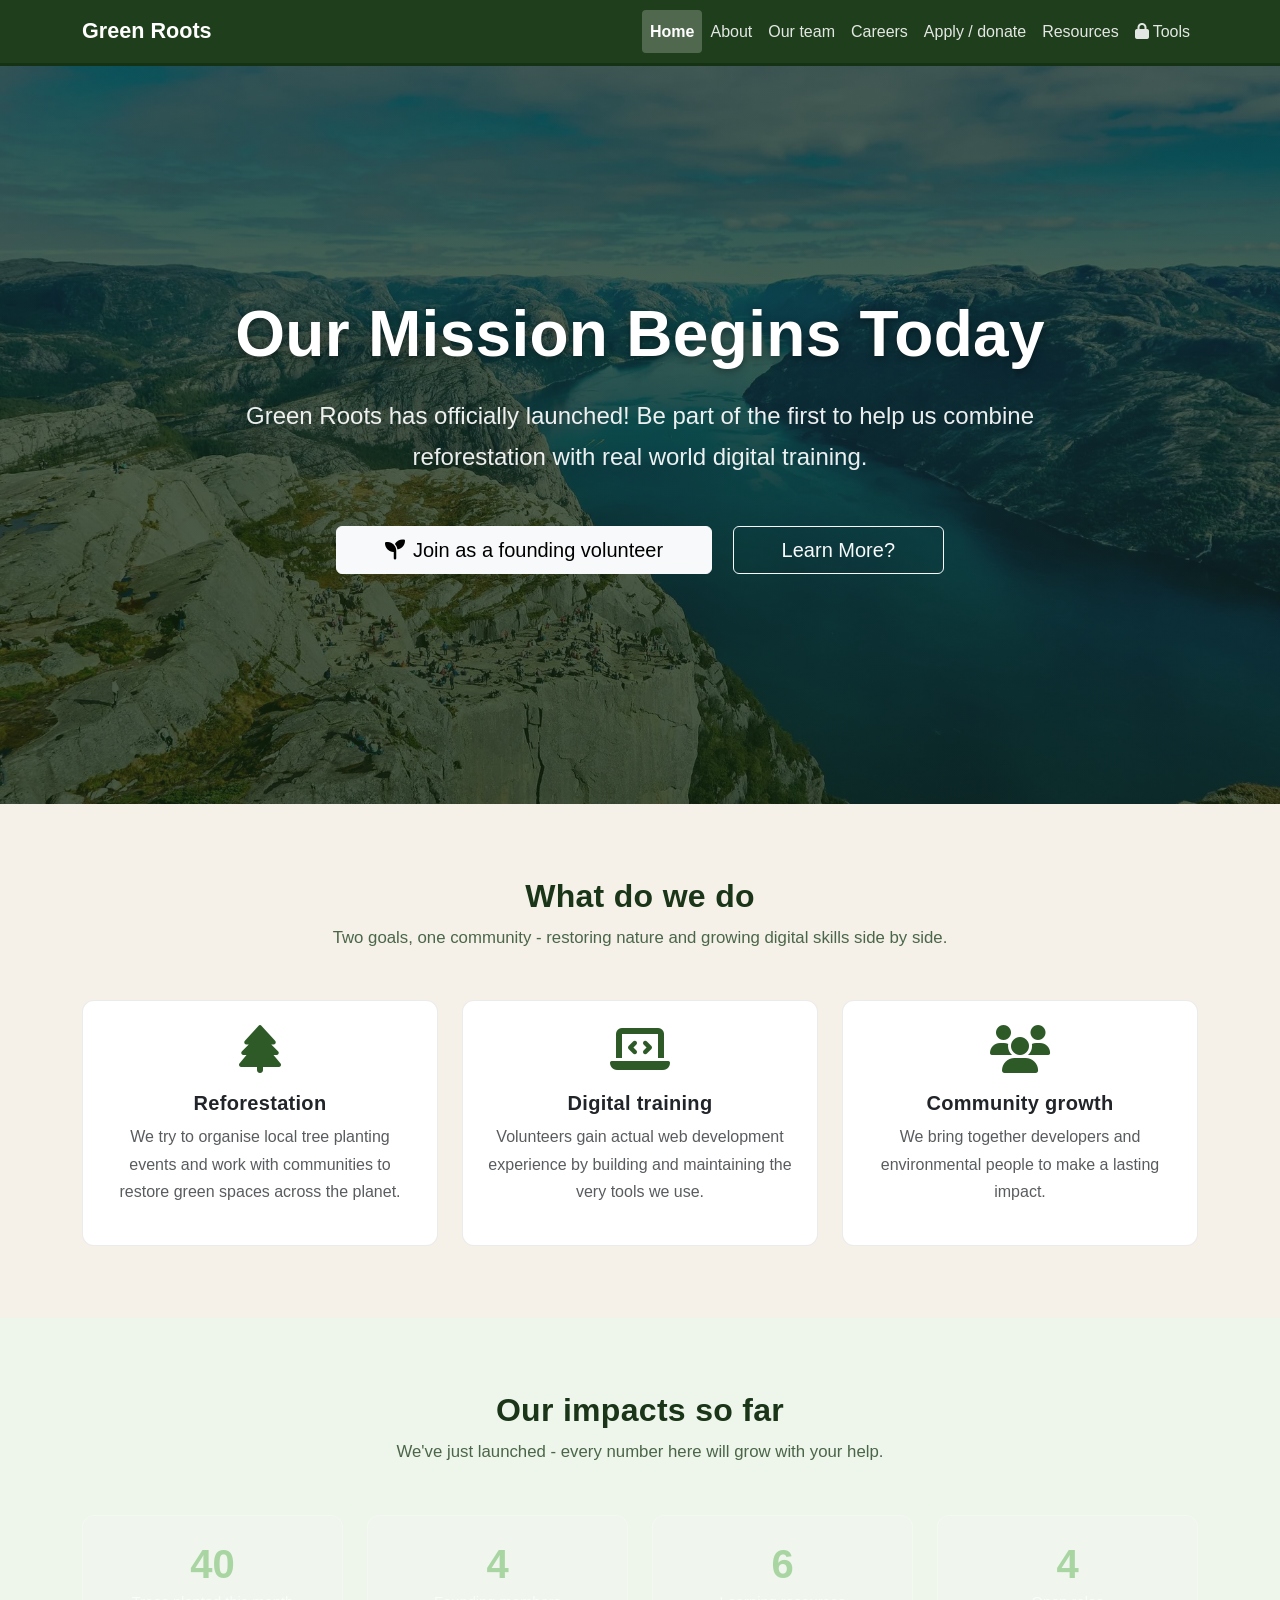
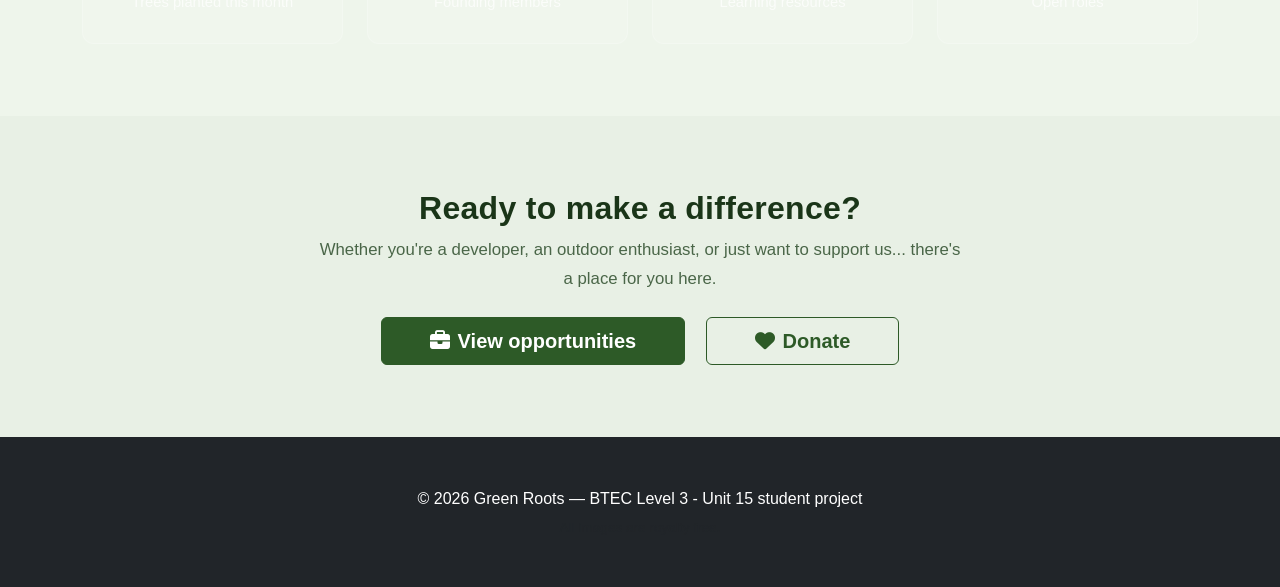
<file: index.html>
<!DOCTYPE html>
<html lang="en">
<head>
    <meta charset="UTF-8">
    <meta name="viewport" content="width=device-width, initial-scale=1.0">
    <title>Green Roots | Restoring the planet</title>
    <meta name="description" content="Green Roots combines local reforestation with real-world digital training for aspiring developers. Join us today.">
    
    <meta property="og:type"        content="website">
    <meta property="og:url"         content="https://drew-codes-things.github.io/CollegeProjectYr1/">
    <meta property="og:title"       content="Green Roots | Restoring the planet">
    <meta property="og:description" content="Green Roots combines local reforestation with real-world digital training for aspiring developers. Join us today.">
    <meta property="og:image"       content="https://drew-codes-things.github.io/CollegeProjectYr1/images/hero.webp">
    
    <meta name="twitter:card"        content="summary_large_image">
    <meta name="twitter:title"       content="Green Roots | Restoring the planet">
    <meta name="twitter:description" content="Green Roots combines local reforestation with real-world digital training for aspiring developers.">
    <meta name="twitter:image"       content="https://drew-codes-things.github.io/CollegeProjectYr1/images/hero.webp">
    <link href="https://cdn.jsdelivr.net/npm/bootstrap@5.3.3/dist/css/bootstrap.min.css" rel="stylesheet">
    <link rel="stylesheet" href="https://cdnjs.cloudflare.com/ajax/libs/font-awesome/6.5.1/css/all.min.css">
    <link rel="stylesheet" href="css/style.css">
    <link rel="icon" type="image/webp" href="images/logo.webp">
</head>
<body>
    <a class="skip-link" href="#main-content">Skip to main content</a>
    <nav class="navbar navbar-expand-lg sticky-top" role="navigation" aria-label="Main navigation">
        <div class="container">
            <a class="navbar-brand" href="index.html" aria-label="Green Roots homepage">Green Roots</a>
            <button class="navbar-toggler" type="button" data-bs-toggle="collapse" data-bs-target="#mainNav"
                    aria-controls="mainNav" aria-expanded="false" aria-label="Toggle navigation">
                <span class="navbar-toggler-icon"></span>
            </button>
            <div class="collapse navbar-collapse" id="mainNav">
                <ul class="navbar-nav ms-auto" role="list">
                    <li class="nav-item"><a class="nav-link active" aria-current="page" href="index.html">Home</a></li>
                    <li class="nav-item"><a class="nav-link" href="html/about.html">About</a></li>
                    <li class="nav-item"><a class="nav-link" href="html/team.html">Our team</a></li>
                    <li class="nav-item"><a class="nav-link" href="html/careers.html">Careers</a></li>
                    <li class="nav-item"><a class="nav-link" href="html/apply.html">Apply / donate</a></li>
                    <li class="nav-item"><a class="nav-link" href="html/resources.html">Resources</a></li>
                    <li class="nav-item"><a class="nav-link" href="html/tools.html"><i class="fas fa-lock me-1" aria-hidden="true"></i>Tools</a></li>
                </ul>
            </div>
        </div>
    </nav>
    <main id="main-content">
        <section class="hero" aria-labelledby="hero-heading">
            <div class="container">
                <div class="row justify-content-center text-center">
                    <div class="col-lg-9">
                        <h1 id="hero-heading" class="display-3 fw-bold mb-4">Our Mission Begins Today</h1>
                        <p class="lead mb-5 fs-4">
                            Green Roots has officially launched! Be part of the first to help us combine
                            reforestation with real world digital training.
                        </p>
                        <a href="html/apply.html" class="btn btn-light btn-lg px-5 me-md-3 mb-3 mb-md-0">
                            <i class="fas fa-seedling me-2" aria-hidden="true"></i>Join as a founding volunteer
                        </a>
                        <a href="html/about.html" class="btn btn-outline-light btn-lg px-5">
                            Learn More?
                        </a>
                    </div>
                </div>
            </div>
        </section>
        <section class="section-cream" aria-labelledby="what-heading">
            <div class="container">
                <div class="text-center mb-5">
                    <h2 id="what-heading" class="section-title">What do we do</h2>
                    <p class="section-subtitle">Two goals, one community - restoring nature and growing digital skills side by side.</p>
                </div>
                <div class="row g-4">
                    <div class="col-md-4">
                        <article class="card h-100 p-4 text-center">
                            <div class="mb-3">
                                <i class="fas fa-tree fa-3x text-success" aria-hidden="true"></i>
                            </div>
                            <h3 class="h5 fw-bold">Reforestation</h3>
                            <p class="text-muted">We try to organise local tree planting events and work with communities to restore green spaces across the planet.</p>
                        </article>
                    </div>
                    <div class="col-md-4">
                        <article class="card h-100 p-4 text-center">
                            <div class="mb-3">
                                <i class="fas fa-laptop-code fa-3x text-success" aria-hidden="true"></i>
                            </div>
                            <h3 class="h5 fw-bold">Digital training</h3>
                            <p class="text-muted">Volunteers gain actual web development experience by building and maintaining the very tools we use.</p>
                        </article>
                    </div>
                    <div class="col-md-4">
                        <article class="card h-100 p-4 text-center">
                            <div class="mb-3">
                                <i class="fas fa-users fa-3x text-success" aria-hidden="true"></i>
                            </div>
                            <h3 class="h5 fw-bold">Community growth</h3>
                            <p class="text-muted">We bring together developers and environmental people to make a lasting impact.</p>
                        </article>
                    </div>
                </div>
            </div>
        </section>
        <section class="section-alt" aria-labelledby="impact-heading">
            <div class="container">
                <div class="text-center mb-5">
                    <h2 id="impact-heading" class="section-title">Our impacts so far</h2>
                    <p class="section-subtitle">We've just launched - every number here will grow with your help.</p>
                </div>
                <div class="row g-4 justify-content-center">
                    <div class="col-6 col-md-3">
                        <div class="stat-card">
                            <div class="stat-number" id="treeCount" aria-label="40 trees planted this month">40</div>
                            <div class="stat-label">Trees planted this month</div>
                        </div>
                    </div>
                    <div class="col-6 col-md-3">
                        <div class="stat-card">
                            <div class="stat-number" id="memberCount" aria-label="4 founding members">4</div>
                            <div class="stat-label">Founding members</div>
                        </div>
                    </div>
                    <div class="col-6 col-md-3">
                        <div class="stat-card">
                            <div class="stat-number" id="resourceCount" aria-label="6 learning resources">6</div>
                            <div class="stat-label">Learning resources</div>
                        </div>
                    </div>
                    <div class="col-6 col-md-3">
                        <div class="stat-card">
                            <div class="stat-number" id="roleCount" aria-label="4 open roles">4</div>
                            <div class="stat-label">Open roles</div>
                        </div>
                    </div>
                </div>
            </div>
        </section>
        <section class="section-sage" aria-labelledby="cta-heading">
            <div class="container">
                <div class="row justify-content-center text-center">
                    <div class="col-lg-7">
                        <h2 id="cta-heading" class="section-title">Ready to make a difference?</h2>
                        <p class="section-subtitle mb-4">Whether you're a developer, an outdoor enthusiast, or just want to support us... there's a place for you here.</p>
                        <a href="html/careers.html" class="btn btn-success btn-lg px-5 me-md-3 mb-3 mb-md-0">
                            <i class="fas fa-briefcase me-2" aria-hidden="true"></i>View opportunities
                        </a>
                        <a href="html/apply.html" class="btn btn-outline-success btn-lg px-5">
                            <i class="fas fa-heart me-2" aria-hidden="true"></i>Donate
                        </a>
                    </div>
                </div>
            </div>
        </section>
    </main>
    <footer class="bg-dark text-white py-5 text-center">
        <div class="container">
            <p class="mb-1">&copy; 2026 Green Roots &mdash; BTEC Level 3 - Unit 15 student project</p>
            <p class="mb-0 text-muted" style="font-size:0.85rem;">All images are royalty free.</p>
        </div>
    </footer>
    <script src="https://cdn.jsdelivr.net/npm/bootstrap@5.3.3/dist/js/bootstrap.bundle.min.js"></script>
    <script src="javascript/script.js"></script>
</body>
</html>
</file>
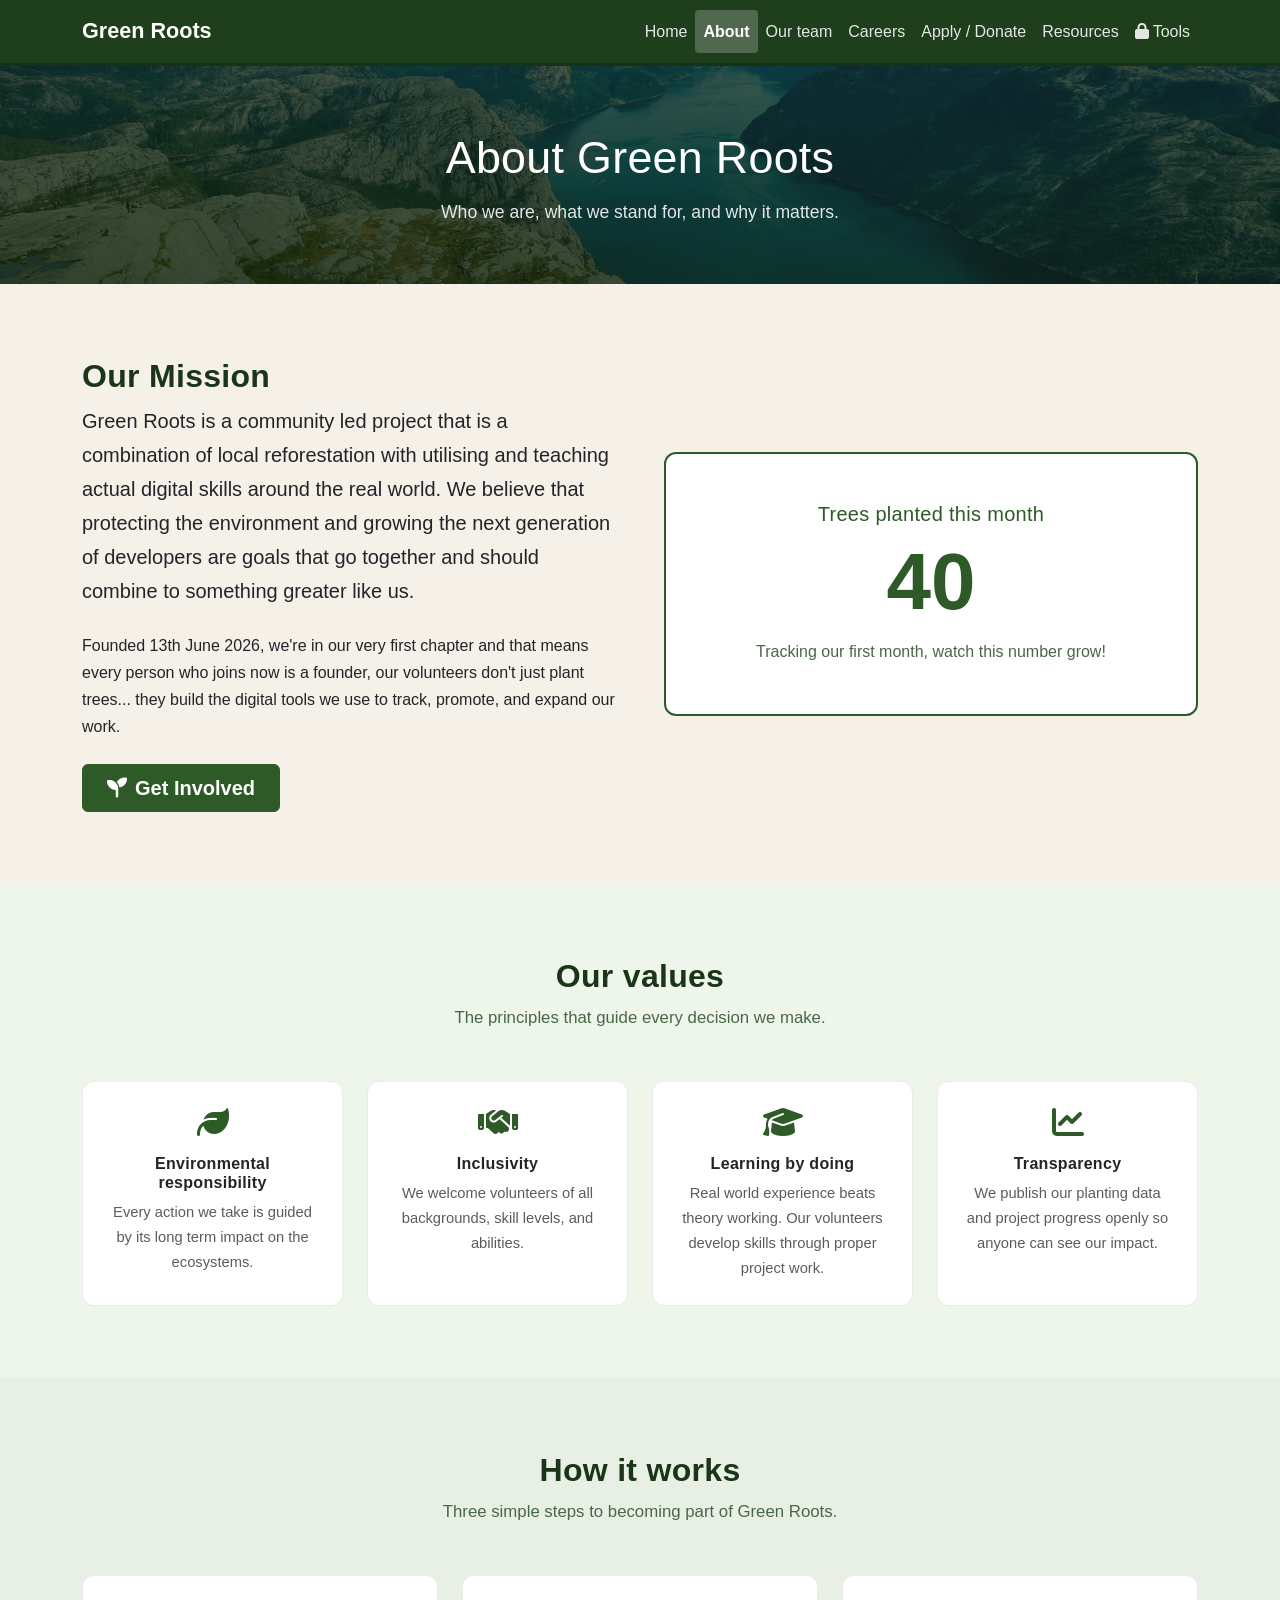
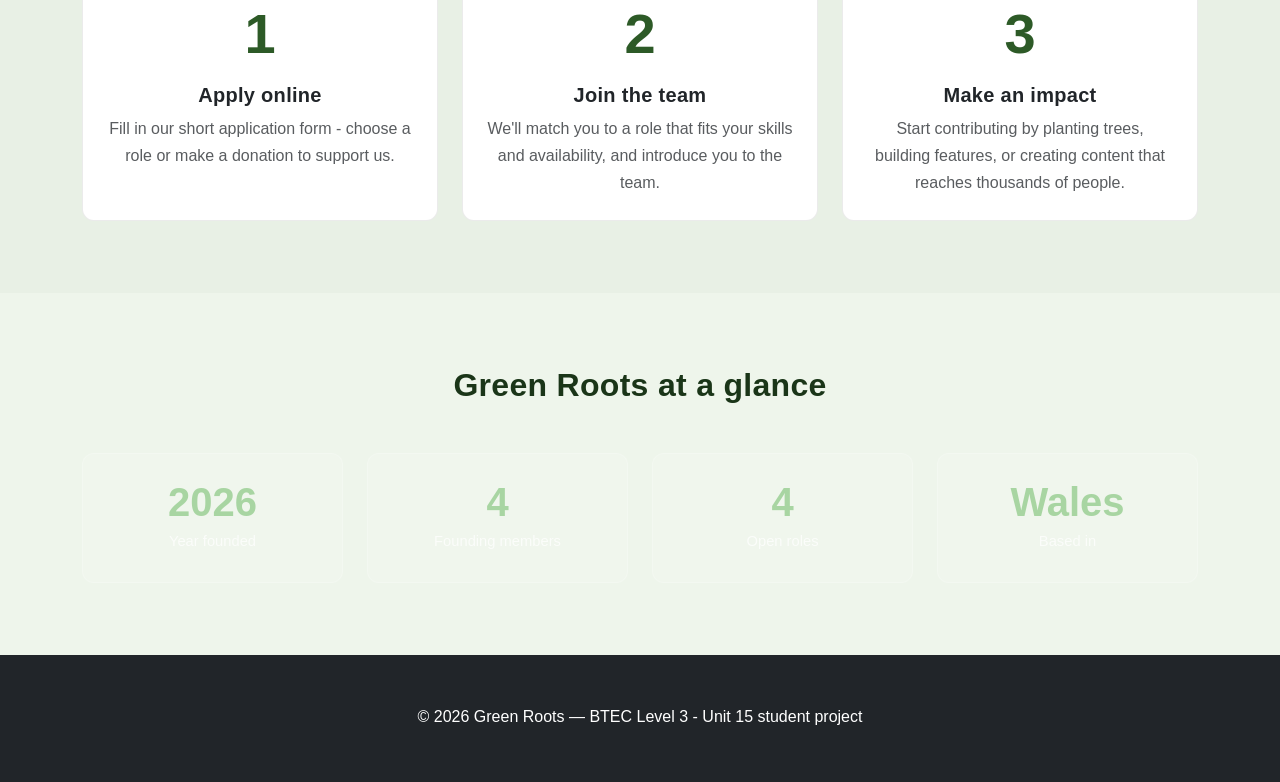
<file: html/about.html>
<!DOCTYPE html>
<html lang="en">
<head>
    <meta charset="UTF-8">
    <meta name="viewport" content="width=device-width, initial-scale=1.0">
    <title>About Us | Green Roots</title>
    <meta name="description" content="Learn about Green Roots - our mission, values, and how we combine reforestation with digital training.">
    
    <meta property="og:type"        content="website">
    <meta property="og:url"         content="https://drew-codes-things.github.io/CollegeProjectYr1/html/about.html">
    <meta property="og:title"       content="About Us | Green Roots">
    <meta property="og:description" content="Learn about Green Roots - our mission, values, and how we combine reforestation with digital training.">
    <meta property="og:image"       content="https://drew-codes-things.github.io/CollegeProjectYr1/images/hero.webp">
    <meta name="twitter:card"        content="summary_large_image">
    <meta name="twitter:title"       content="About Us | Green Roots">
    <meta name="twitter:description" content="Learn about Green Roots - our mission, values, and how we combine reforestation with digital training.">
    <meta name="twitter:image"       content="https://drew-codes-things.github.io/CollegeProjectYr1/images/hero.webp">
    <link href="https://cdn.jsdelivr.net/npm/bootstrap@5.3.3/dist/css/bootstrap.min.css" rel="stylesheet">
    <link rel="stylesheet" href="https://cdnjs.cloudflare.com/ajax/libs/font-awesome/6.5.1/css/all.min.css">
    <link rel="stylesheet" href="../css/style.css">
    <link rel="icon" type="image/webp" href="../images/logo.webp">
</head>
<body>
    <a class="skip-link" href="#main-content">Skip to main content</a>
    <nav class="navbar navbar-expand-lg sticky-top" role="navigation" aria-label="Main navigation">
        <div class="container">
            <a class="navbar-brand" href="../index.html" aria-label="Green Roots homepage">Green Roots</a>
            <button class="navbar-toggler" type="button" data-bs-toggle="collapse" data-bs-target="#mainNav"
                    aria-controls="mainNav" aria-expanded="false" aria-label="Toggle navigation">
                <span class="navbar-toggler-icon"></span>
            </button>
            <div class="collapse navbar-collapse" id="mainNav">
                <ul class="navbar-nav ms-auto" role="list">
                    <li class="nav-item"><a class="nav-link" href="../index.html">Home</a></li>
                    <li class="nav-item"><a class="nav-link active" aria-current="page" href="about.html">About</a></li>
                    <li class="nav-item"><a class="nav-link" href="team.html">Our team</a></li>
                    <li class="nav-item"><a class="nav-link" href="careers.html">Careers</a></li>
                    <li class="nav-item"><a class="nav-link" href="apply.html">Apply / Donate</a></li>
                    <li class="nav-item"><a class="nav-link" href="resources.html">Resources</a></li>
                    <li class="nav-item"><a class="nav-link" href="tools.html"><i class="fas fa-lock me-1" aria-hidden="true"></i>Tools</a></li>
                </ul>
            </div>
        </div>
    </nav>
    <header class="page-hero">
        <div class="container">
            <h1>About Green Roots</h1>
            <p>Who we are, what we stand for, and why it matters.</p>
        </div>
    </header>
    <main id="main-content">
        <section class="section-cream" aria-labelledby="mission-heading">
            <div class="container">
                <div class="row align-items-center g-5">
                    <div class="col-lg-6">
                        <h2 id="mission-heading" class="section-title">Our Mission</h2>
                        <p class="lead mb-4">
                            Green Roots is a community led project that is a combination of local reforestation with utilising and teaching
                            actual digital skills around the real world. We believe that protecting the environment and growing the next
                            generation of developers are goals that go together and should combine to something greater like us.
                        </p>
                        <p class="mb-4">
                            Founded 13th June 2026, we're in our very first chapter and that means every person
                            who joins now is a founder, our volunteers don't just plant trees... they build
                            the digital tools we use to track, promote, and expand our work.
                        </p>
                        <a href="apply.html" class="btn btn-success btn-lg px-4">
                            <i class="fas fa-seedling me-2" aria-hidden="true"></i>Get Involved
                        </a>
                    </div>
                    <div class="col-lg-6">
                        <div class="impact-box text-center p-5">
                            <h3 class="h5 mb-1" style="color:#2D5A27;">Trees planted this month</h3>
                            <div class="display-1 fw-bold my-2" id="treeCount" aria-label="40 trees planted this month">40</div>
                            <p class="mb-0">Tracking our first month, watch this number grow!</p>
                        </div>
                    </div>
                </div>
            </div>
        </section>
        <section class="section-alt" aria-labelledby="values-heading">
            <div class="container">
                <div class="text-center mb-5">
                    <h2 id="values-heading" class="section-title">Our values</h2>
                    <p class="section-subtitle">The principles that guide every decision we make.</p>
                </div>
                <div class="row g-4">
                    <div class="col-md-6 col-lg-3">
                        <article class="card h-100 p-4 text-center">
                            <i class="fas fa-leaf fa-2x text-success mb-3" aria-hidden="true"></i>
                            <h3 class="h6 fw-bold">Environmental responsibility</h3>
                            <p class="text-muted mb-0" style="font-size:0.92rem;">Every action we take is guided by its long term impact on the ecosystems.</p>
                        </article>
                    </div>
                    <div class="col-md-6 col-lg-3">
                        <article class="card h-100 p-4 text-center">
                            <i class="fas fa-handshake fa-2x text-success mb-3" aria-hidden="true"></i>
                            <h3 class="h6 fw-bold">Inclusivity</h3>
                            <p class="text-muted mb-0" style="font-size:0.92rem;">We welcome volunteers of all backgrounds, skill levels, and abilities.</p>
                        </article>
                    </div>
                    <div class="col-md-6 col-lg-3">
                        <article class="card h-100 p-4 text-center">
                            <i class="fas fa-graduation-cap fa-2x text-success mb-3" aria-hidden="true"></i>
                            <h3 class="h6 fw-bold">Learning by doing</h3>
                            <p class="text-muted mb-0" style="font-size:0.92rem;">Real world experience beats theory working. Our volunteers develop skills through proper project work.</p>
                        </article>
                    </div>
                    <div class="col-md-6 col-lg-3">
                        <article class="card h-100 p-4 text-center">
                            <i class="fas fa-chart-line fa-2x text-success mb-3" aria-hidden="true"></i>
                            <h3 class="h6 fw-bold">Transparency</h3>
                            <p class="text-muted mb-0" style="font-size:0.92rem;">We publish our planting data and project progress openly so anyone can see our impact.</p>
                        </article>
                    </div>
                </div>
            </div>
        </section>
        <section class="section-sage" aria-labelledby="how-heading">
            <div class="container">
                <div class="text-center mb-5">
                    <h2 id="how-heading" class="section-title">How it works</h2>
                    <p class="section-subtitle">Three simple steps to becoming part of Green Roots.</p>
                </div>
                <div class="row g-4 justify-content-center">
                    <div class="col-md-4 text-center">
                        <article class="card p-4 h-100">
                            <div class="display-4 fw-bold text-success mb-3" aria-hidden="true">1</div>
                            <h3 class="h5 fw-bold">Apply online</h3>
                            <p class="text-muted mb-0">Fill in our short application form - choose a role or make a donation to support us.</p>
                        </article>
                    </div>
                    <div class="col-md-4 text-center">
                        <article class="card p-4 h-100">
                            <div class="display-4 fw-bold text-success mb-3" aria-hidden="true">2</div>
                            <h3 class="h5 fw-bold">Join the team</h3>
                            <p class="text-muted mb-0">We'll match you to a role that fits your skills and availability, and introduce you to the team.</p>
                        </article>
                    </div>
                    <div class="col-md-4 text-center">
                        <article class="card p-4 h-100">
                            <div class="display-4 fw-bold text-success mb-3" aria-hidden="true">3</div>
                            <h3 class="h5 fw-bold">Make an impact</h3>
                            <p class="text-muted mb-0">Start contributing by planting trees, building features, or creating content that reaches thousands of people.</p>
                        </article>
                    </div>
                </div>
            </div>
        </section>
        <section class="section-alt" aria-labelledby="stats-heading">
            <div class="container">
                <div class="text-center mb-5">
                    <h2 id="stats-heading" class="section-title">Green Roots at a glance</h2>
                </div>
                <div class="row g-4 justify-content-center">
                    <div class="col-6 col-md-3">
                        <div class="stat-card"><div class="stat-number">2026</div><div class="stat-label">Year founded</div></div>
                    </div>
                    <div class="col-6 col-md-3">
                        <div class="stat-card"><div class="stat-number">4</div><div class="stat-label">Founding members</div></div>
                    </div>
                    <div class="col-6 col-md-3">
                        <div class="stat-card"><div class="stat-number">4</div><div class="stat-label">Open roles</div></div>
                    </div>
                    <div class="col-6 col-md-3">
                        <div class="stat-card"><div class="stat-number">Wales</div><div class="stat-label">Based in</div></div>
                    </div>
                </div>
            </div>
        </section>
    </main>
    <footer class="bg-dark text-white py-5 text-center">
        <div class="container">
            <p class="mb-1">&copy; 2026 Green Roots &mdash; BTEC Level 3 - Unit 15 student project</p>
        </div>
    </footer>
    <script src="https://cdn.jsdelivr.net/npm/bootstrap@5.3.3/dist/js/bootstrap.bundle.min.js"></script>
    <script src="../javascript/script.js"></script>
</body>
</html>
</file>
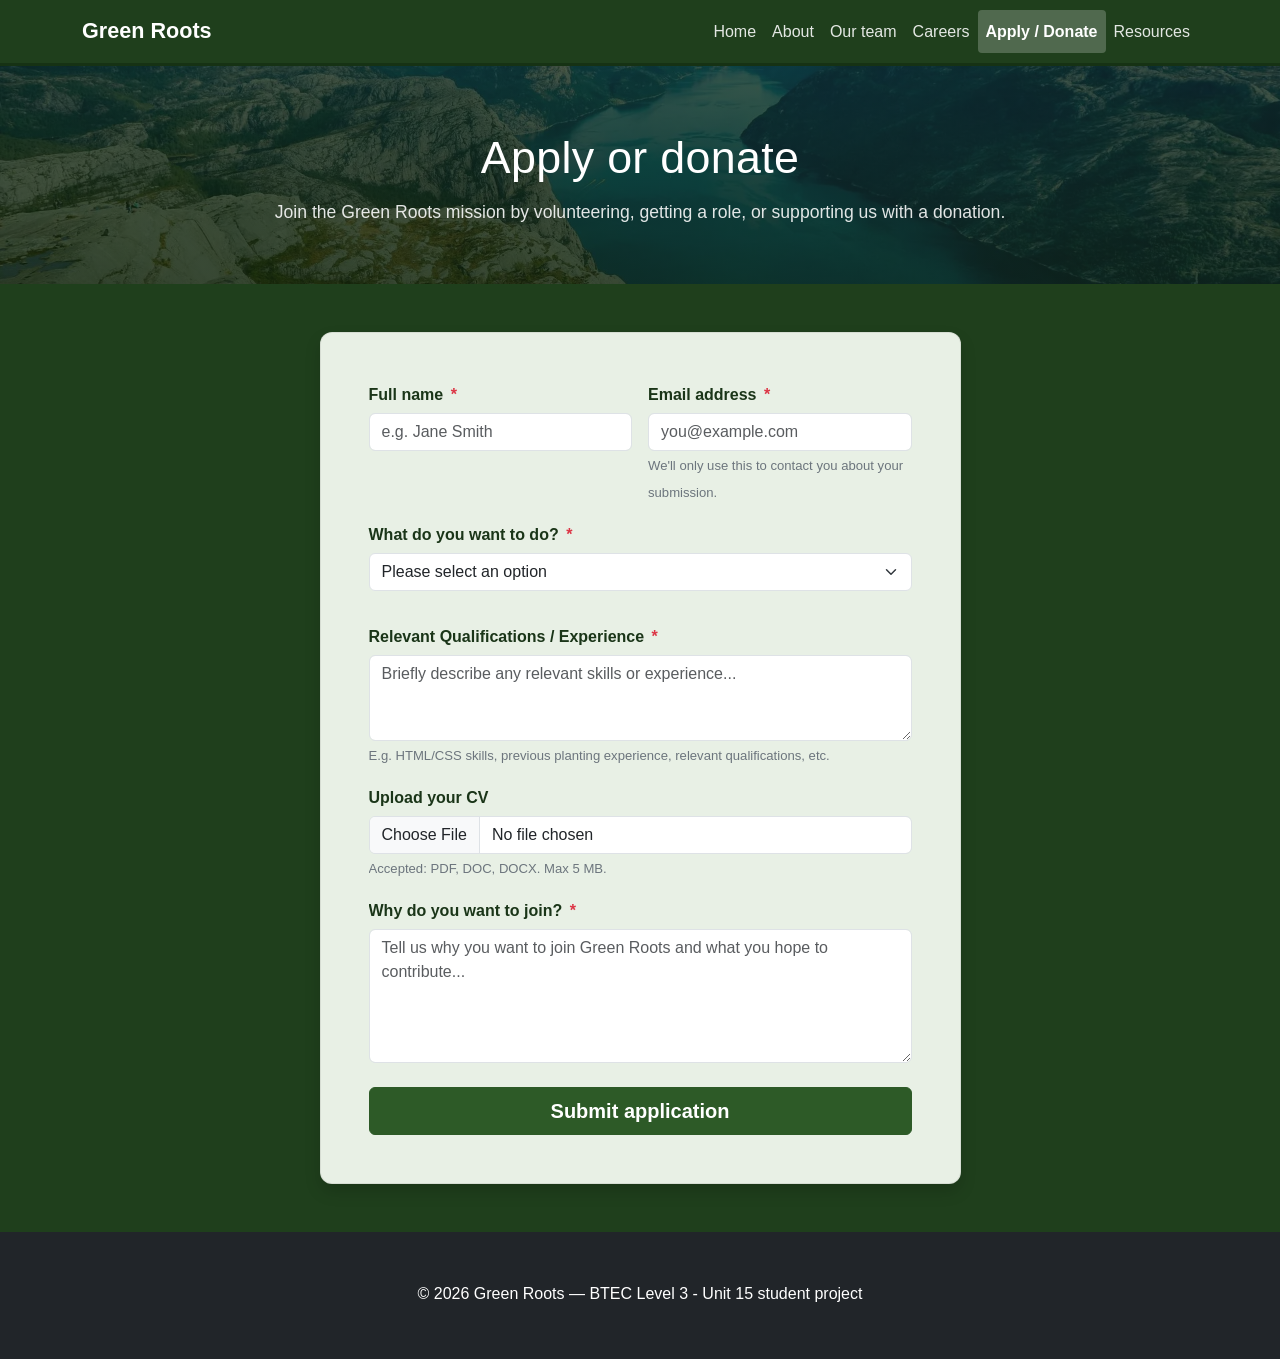
<file: html/apply.html>
<!DOCTYPE html>
<html lang="en">
<head>
    <meta charset="UTF-8">
    <meta name="viewport" content="width=device-width, initial-scale=1.0">
    <title>Join us | Green Roots</title>
    <link href="https://cdn.jsdelivr.net/npm/bootstrap@5.3.3/dist/css/bootstrap.min.css" rel="stylesheet">
    <link rel="stylesheet" href="https://cdnjs.cloudflare.com/ajax/libs/font-awesome/6.5.1/css/all.min.css">
    <link rel="stylesheet" href="../css/style.css">
    <link rel="icon" type="image/webp" href="../images/logo.webp">
    <style>
        #apply-section { background-color: #f5f0e8; }
    </style>
</head>
<body>

    <a class="skip-link" href="#main-content">Skip to main content</a>

    <nav class="navbar navbar-expand-lg sticky-top" role="navigation" aria-label="Main navigation">
        <div class="container">
            <a class="navbar-brand" href="index.html" aria-label="Green Roots homepage">Green Roots</a>
            <button class="navbar-toggler" type="button" data-bs-toggle="collapse" data-bs-target="#mainNav"
                    aria-controls="mainNav" aria-expanded="false" aria-label="Toggle navigation">
                <span class="navbar-toggler-icon"></span>
            </button>
            <div class="collapse navbar-collapse" id="mainNav">
                <ul class="navbar-nav ms-auto" role="list">
                    <li class="nav-item"><a class="nav-link" href="../index.html">Home</a></li>
                    <li class="nav-item"><a class="nav-link" href="about.html">About</a></li>
                    <li class="nav-item"><a class="nav-link" href="team.html">Our team</a></li>
                    <li class="nav-item"><a class="nav-link" href="careers.html">Careers</a></li>
                    <li class="nav-item"><a class="nav-link active" aria-current="page" href="apply.html">Apply / Donate</a></li>
                    <li class="nav-item"><a class="nav-link" href="resources.html">Resources</a></li>
                </ul>
            </div>
        </div>
    </nav>
    <div class="page-hero" role="banner">
        <div class="container">
            <h1>Apply or donate</h1>
            <p>Join the Green Roots mission by volunteering, getting a role, or supporting us with a donation.</p>
        </div>
    </div>
    <main id="main-content">
        <section id="apply-section" class="py-5">
            <div class="container">
                <div class="row justify-content-center">
                    <div class="col-lg-7">
                        <form id="applicationForm" class="card p-4 p-md-5 shadow"
                              novalidate aria-label="Application and donation form">
                            <div class="row g-3 mb-3">
                                <div class="col-md-6">
                                    <label for="name" class="form-label">
                                        Full name <span class="required-star" aria-hidden="true">*</span>
                                    </label>
                                    <input type="text" class="form-control" id="name"
                                           placeholder="e.g. Jane Smith"
                                           autocomplete="name"
                                           aria-required="true"
                                           aria-describedby="nameError">
                                    <span id="nameError" class="field-error" role="alert"></span>
                                </div>
                                <div class="col-md-6">
                                    <label for="email" class="form-label">
                                        Email address <span class="required-star" aria-hidden="true">*</span>
                                    </label>
                                    <input type="email" class="form-control" id="email"
                                           placeholder="you@example.com"
                                           autocomplete="email"
                                           aria-required="true"
                                           aria-describedby="emailError emailHelp">
                                    <span id="emailHelp" class="form-help">We'll only use this to contact you about your submission.</span>
                                    <span id="emailError" class="field-error" role="alert"></span>
                                </div>
                            </div>
                            <div class="mb-3">
                                <label for="interest" class="form-label">
                                    What do you want to do? <span class="required-star" aria-hidden="true">*</span>
                                </label>
                                <select class="form-select" id="interest"
                                        aria-required="true"
                                        aria-describedby="interestError">
                                    <option value="">Please select an option</option>
                                    <option value="analyst">Junior data analyst</option>
                                    <option value="outreach">Outreach coordinator</option>
                                    <option value="field">Field bolunteer</option>
                                    <option value="content">Content creator</option>
                                    <option value="other">Other</option>
                                    <option value="donate">Make a donation</option>
                                </select>
                                <span id="interestError" class="field-error" role="alert"></span>
                            </div>
                            <div class="form-field-wrap mb-3 hidden" id="otherWrap">
                                <label for="otherDetail" class="form-label">
                                    Please specify <span class="required-star" aria-hidden="true">*</span>
                                </label>
                                <input type="text" class="form-control" id="otherDetail"
                                       placeholder="Tell us what you'd like to do..."
                                       aria-describedby="otherDetailError">
                                <span id="otherDetailError" class="field-error" role="alert"></span>
                            </div>
                            <div class="form-field-wrap mb-3" id="qualificationsWrap">
                                <label for="qualifications" class="form-label">
                                    Relevant Qualifications / Experience
                                    <span class="required-star" aria-hidden="true">*</span>
                                </label>
                                <textarea class="form-control" id="qualifications" rows="3"
                                          placeholder="Briefly describe any relevant skills or experience..."
                                          aria-required="true"
                                          aria-describedby="qualificationsError qualificationsHelp"></textarea>
                                <span id="qualificationsHelp" class="form-help">E.g. HTML/CSS skills, previous planting experience, relevant qualifications, etc.</span>
                                <span id="qualificationsError" class="field-error" role="alert"></span>
                            </div>
                            <div class="form-field-wrap mb-3" id="cvWrap">
                                <label for="cvUpload" class="form-label">Upload your CV</label>
                                <input type="file" class="form-control" id="cvUpload"
                                       accept=".pdf,.doc,.docx"
                                       aria-describedby="cvHelp cvDisplay">
                                <span id="cvHelp" class="form-help">Accepted: PDF, DOC, DOCX. Max 5 MB.</span>
                                <span id="cvDisplay" class="d-block" aria-live="polite"></span>
                            </div>
                            <div class="form-field-wrap mb-4" id="messageWrap">
                                <label for="message" class="form-label">
                                    Why do you want to join?
                                    <span class="required-star" aria-hidden="true">*</span>
                                </label>
                                <textarea class="form-control" id="message" rows="5"
                                          placeholder="Tell us why you want to join Green Roots and what you hope to contribute..."
                                          aria-required="true"
                                          aria-describedby="messageError"></textarea>
                                <span id="messageError" class="field-error" role="alert"></span>
                            </div>
                            <button type="submit" class="btn btn-success btn-lg w-100" id="submitBtn">
                                <span class="btn-spinner" id="btnSpinner" aria-hidden="true"></span>
                                <span id="btnText">Submit application</span>
                            </button>
                        </form>
                        <div id="errorMsg" class="alert mt-4 d-none" role="alert" aria-live="assertive"></div>
                    </div>
                </div>
            </div>
        </section>
    </main>
    <div id="successOverlay" class="success-overlay d-none"
         role="dialog" aria-modal="true"
         aria-labelledby="successTitle" aria-describedby="successDesc">
        <div class="success-card shadow p-5 text-center">
            <div class="display-1 mb-3" aria-hidden="true"></div>
            <h2 id="successTitle" class="text-success fw-bold mb-3">Thank you!</h2>
            <p id="successDesc" class="fs-5 text-dark mb-2">Your application has been received.</p>
            <p class="fs-5 text-dark mb-4">Your action today will help plant approximately 10 new trees!</p>
            <button id="closeOverlay" class="btn btn-success btn-lg px-5 rounded-pill">Okay!</button>
        </div>
    </div>
    <footer class="bg-dark text-white py-5 text-center">
        <div class="container">
            <p class="mb-1">&copy; 2026 Green Roots &mdash; BTEC Level 3 - Unit 15 student project</p>
        </div>
    </footer>
    <script src="https://cdn.jsdelivr.net/npm/bootstrap@5.3.3/dist/js/bootstrap.bundle.min.js"></script>
    <script src="../javascript/script.js"></script>
    <script>
    (function () {
        'use strict';

        const form            = document.getElementById('applicationForm');
        const nameInput       = document.getElementById('name');
        const emailInput      = document.getElementById('email');
        const interestSelect  = document.getElementById('interest');
        const otherDetail     = document.getElementById('otherDetail');
        const qualifInput     = document.getElementById('qualifications');
        const messageInput    = document.getElementById('message');
        const cvInput         = document.getElementById('cvUpload');

        const otherWrap       = document.getElementById('otherWrap');
        const qualifWrap      = document.getElementById('qualificationsWrap');
        const cvWrap          = document.getElementById('cvWrap');
        const messageWrap     = document.getElementById('messageWrap');

        const submitBtn       = document.getElementById('submitBtn');
        const btnText         = document.getElementById('btnText');
        const btnSpinner      = document.getElementById('btnSpinner');
        const successOverlay  = document.getElementById('successOverlay');
        const closeOverlay    = document.getElementById('closeOverlay');
        const errorMsg        = document.getElementById('errorMsg');
        const cvDisplay       = document.getElementById('cvDisplay');

        cvInput.addEventListener('change', function () {
            if (this.files && this.files[0]) {
                const f = this.files[0];
                cvDisplay.textContent = `Selected: ${f.name} (${(f.size/1024).toFixed(0)} KB)`;
                cvDisplay.style.color = '#198754';
                cvDisplay.style.fontWeight = '500';
                cvDisplay.style.fontSize = '0.82rem';
            } else {
                cvDisplay.textContent = '';
            }
        });

        interestSelect.addEventListener('change', function () {
            const v = this.value;
            const isDonate = v === 'donate';
            const isOther  = v === 'other';

            isOther ? otherWrap.classList.remove('hidden') : otherWrap.classList.add('hidden');
            if (!isOther) { otherDetail.value = ''; clearFieldState(otherDetail, 'otherDetailError'); }

            if (isDonate) {
                qualifWrap.classList.add('hidden');
                cvWrap.classList.add('hidden');
                messageWrap.classList.add('hidden');
                btnText.textContent = 'Proceed to Donation ';
            } else {
                qualifWrap.classList.remove('hidden');
                cvWrap.classList.remove('hidden');
                messageWrap.classList.remove('hidden');
                btnText.textContent = 'Submit Application';
            }
            clearFieldState(interestSelect, 'interestError');
        });

        function showError(input, errorId, msg) {
            input.classList.add('is-invalid'); input.classList.remove('is-valid');
            const el = document.getElementById(errorId);
            if (el) { el.textContent = msg; el.classList.add('visible'); }
        }
        function showSuccess(input, errorId) {
            input.classList.add('is-valid'); input.classList.remove('is-invalid');
            const el = document.getElementById(errorId);
            if (el) { el.textContent = ''; el.classList.remove('visible'); }
        }
        function clearFieldState(input, errorId) {
            input.classList.remove('is-valid','is-invalid');
            const el = document.getElementById(errorId);
            if (el) { el.textContent = ''; el.classList.remove('visible'); }
        }
        function validEmail(e) { return /^[^\s@]+@[^\s@]+\.[^\s@]+$/.test(e); }

        nameInput.addEventListener('blur', function() {
            this.value.trim() ? showSuccess(this,'nameError') : showError(this,'nameError','Please enter your full name.');
        });
        nameInput.addEventListener('input', function() { if(this.value.trim()) showSuccess(this,'nameError'); });

        emailInput.addEventListener('blur', function() {
            const v = this.value.trim();
            if (!v) showError(this,'emailError','Please enter your email address.');
            else if (!validEmail(v)) showError(this,'emailError','Please enter a valid email address (e.g. name@example.com).');
            else showSuccess(this,'emailError');
        });
        emailInput.addEventListener('input', function() { if(validEmail(this.value.trim())) showSuccess(this,'emailError'); });

        otherDetail.addEventListener('blur', function() {
            if (interestSelect.value === 'other' && !this.value.trim())
                showError(this,'otherDetailError','Please tell us what you would like to do.');
            else if (this.value.trim()) showSuccess(this,'otherDetailError');
        });
        otherDetail.addEventListener('input', function() { if(this.value.trim()) showSuccess(this,'otherDetailError'); });

        qualifInput.addEventListener('blur', function() {
            if (interestSelect.value !== 'donate' && !this.value.trim())
                showError(this,'qualificationsError','Please describe your qualifications or experience.');
            else if (this.value.trim()) showSuccess(this,'qualificationsError');
        });
        qualifInput.addEventListener('input', function() { if(this.value.trim()) showSuccess(this,'qualificationsError'); });

        messageInput.addEventListener('blur', function() {
            if (interestSelect.value !== 'donate' && !this.value.trim())
                showError(this,'messageError','Please tell us why you want to join.');
            else if (this.value.trim()) showSuccess(this,'messageError');
        });
        messageInput.addEventListener('input', function() { if(this.value.trim()) showSuccess(this,'messageError'); });

        form.addEventListener('submit', function(e) {
            e.preventDefault();
            errorMsg.classList.add('d-none');

            const isDonate = interestSelect.value === 'donate';
            const isOther  = interestSelect.value === 'other';
            let valid = true;

            if (!nameInput.value.trim()) { showError(nameInput,'nameError','Please enter your full name.'); valid = false; }
            else showSuccess(nameInput,'nameError');

            const emailVal = emailInput.value.trim();
            if (!emailVal) { showError(emailInput,'emailError','Please enter your email address.'); valid = false; }
            else if (!validEmail(emailVal)) { showError(emailInput,'emailError','Please enter a valid email address.'); valid = false; }
            else showSuccess(emailInput,'emailError');

            if (!interestSelect.value) { showError(interestSelect,'interestError','Please select an option.'); valid = false; }
            else showSuccess(interestSelect,'interestError');

            if (isOther && !otherDetail.value.trim()) { showError(otherDetail,'otherDetailError','Please tell us what you would like to do.'); valid = false; }
            else if (isOther) showSuccess(otherDetail,'otherDetailError');

            if (!isDonate) {
                if (!qualifInput.value.trim()) { showError(qualifInput,'qualificationsError','Please describe your qualifications or experience.'); valid = false; }
                else showSuccess(qualifInput,'qualificationsError');
                if (!messageInput.value.trim()) { showError(messageInput,'messageError','Please tell us why you want to join.'); valid = false; }
                else showSuccess(messageInput,'messageError');
            }

            if (!valid) {
                errorMsg.textContent = 'Please fix the errors above before submitting.';
                errorMsg.classList.remove('d-none');
                form.querySelector('.is-invalid')?.scrollIntoView({ behavior:'smooth', block:'center' });
                return;
            }

            if (isDonate) {
                submitBtn.disabled = true;
                btnSpinner.classList.add('active');
                btnText.textContent = 'Redirecting…';
                setTimeout(() => {
                    window.open('https://ko-fi.com/starlover0104','_blank','noopener,noreferrer');
                    submitBtn.disabled = false;
                    btnSpinner.classList.remove('active');
                    btnText.textContent = 'Proceed to Donation ';
                }, 800);
                return;
            }

            submitBtn.disabled = true;
            btnSpinner.classList.add('active');
            btnText.textContent = 'Submitting…';
            setTimeout(() => {
                submitBtn.disabled = false;
                btnSpinner.classList.remove('active');
                btnText.textContent = 'Submit Application';
                successOverlay.classList.remove('d-none');
                closeOverlay.focus();
            }, 1400);
        });

        closeOverlay.addEventListener('click', function() {
            successOverlay.classList.add('d-none');
            form.reset();
            [nameInput,emailInput,interestSelect,qualifInput,messageInput,cvInput,otherDetail].forEach(el => {
                el.classList.remove('is-valid','is-invalid');
            });
            ['nameError','emailError','interestError','otherDetailError','qualificationsError','messageError'].forEach(id => {
                const el = document.getElementById(id);
                if (el) { el.textContent = ''; el.classList.remove('visible'); }
            });
            cvDisplay.textContent = '';
            otherWrap.classList.add('hidden');
            qualifWrap.classList.remove('hidden');
            cvWrap.classList.remove('hidden');
            messageWrap.classList.remove('hidden');
            btnText.textContent = 'Submit Application';
        });
        successOverlay.addEventListener('keydown', e => { if(e.key==='Escape') closeOverlay.click(); });

    })();
    </script>
</body>
</html>
</file>
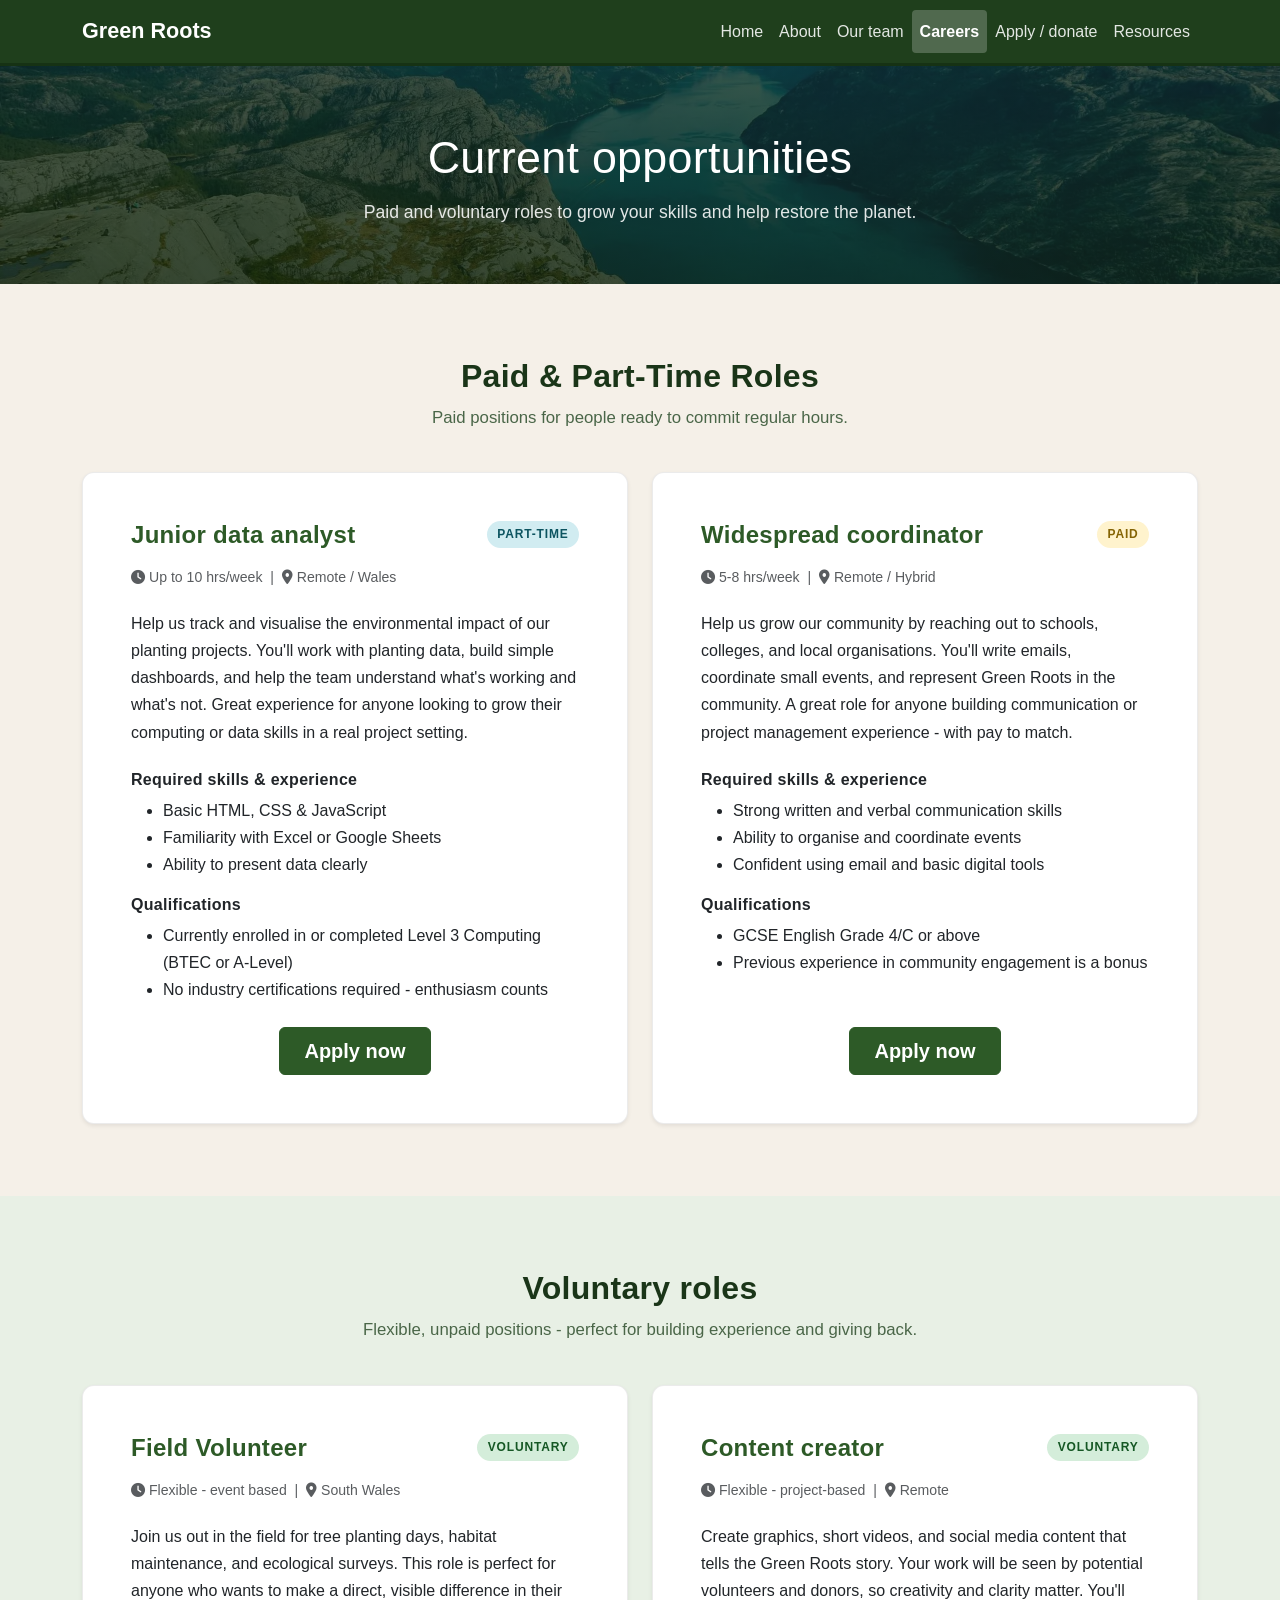
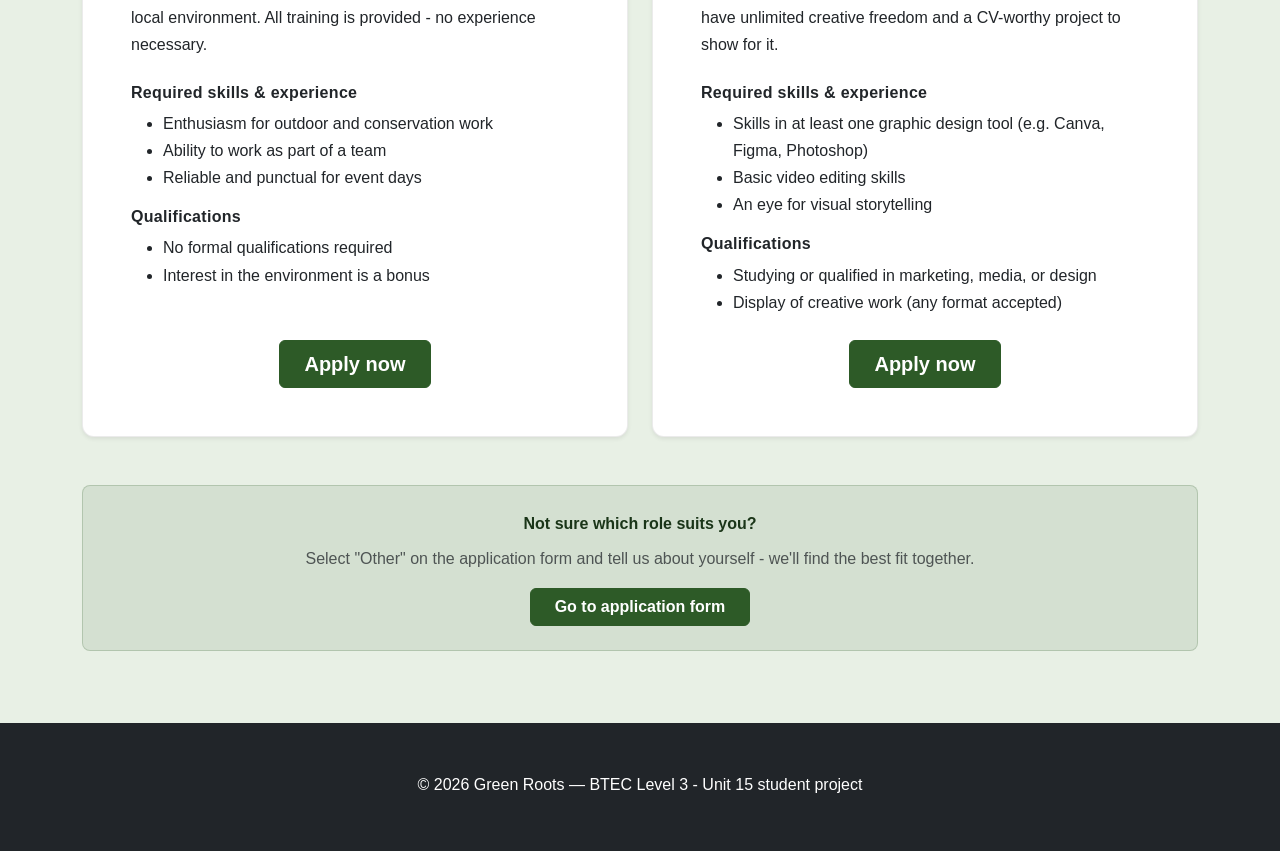
<file: html/careers.html>
<!DOCTYPE html>
<html lang="en">
<head>
    <meta charset="UTF-8">
    <meta name="viewport" content="width=device-width, initial-scale=1.0">
    <title>Careers | Green Roots</title>
    <meta name="description" content="Explore paid and voluntary roles at Green Roots - web development, field work, outreach, and content creation.">
    <link href="https://cdn.jsdelivr.net/npm/bootstrap@5.3.3/dist/css/bootstrap.min.css" rel="stylesheet">
    <link rel="stylesheet" href="https://cdnjs.cloudflare.com/ajax/libs/font-awesome/6.5.1/css/all.min.css">
    <link rel="stylesheet" href="../css/style.css">
    <link rel="icon" type="image/webp" href="../images/logo.webp">
</head>
<body>
    <a class="skip-link" href="#main-content">Skip to main content</a>
    <nav class="navbar navbar-expand-lg sticky-top" role="navigation" aria-label="Main navigation">
        <div class="container">
            <a class="navbar-brand" href="../index.html" aria-label="Green Roots homepage">Green Roots</a>
            <button class="navbar-toggler" type="button" data-bs-toggle="collapse" data-bs-target="#mainNav"
                    aria-controls="mainNav" aria-expanded="false" aria-label="Toggle navigation">
                <span class="navbar-toggler-icon"></span>
            </button>
            <div class="collapse navbar-collapse" id="mainNav">
                <ul class="navbar-nav ms-auto" role="list">
                    <li class="nav-item"><a class="nav-link" href="../index.html">Home</a></li>
                    <li class="nav-item"><a class="nav-link" href="about.html">About</a></li>
                    <li class="nav-item"><a class="nav-link" href="team.html">Our team</a></li>
                    <li class="nav-item"><a class="nav-link active" aria-current="page" href="careers.html">Careers</a></li>
                    <li class="nav-item"><a class="nav-link" href="apply.html">Apply / donate</a></li>
                    <li class="nav-item"><a class="nav-link" href="resources.html">Resources</a></li>
                </ul>
            </div>
        </div>
    </nav>
    <div class="page-hero" role="banner">
        <div class="container">
            <h1>Current opportunities</h1>
            <p>Paid and voluntary roles to grow your skills and help restore the planet.</p>
        </div>
    </div>
    <main id="main-content">
        <section class="section-cream" aria-labelledby="paid-heading">
            <div class="container">
                <div class="text-center mb-4">
                    <h2 id="paid-heading" class="section-title">Paid &amp; Part-Time Roles</h2>
                    <p class="section-subtitle">Paid positions for people ready to commit regular hours.</p>
                </div>
                <div class="row g-4">
                    <div class="col-lg-6">
                        <article class="card h-100 shadow-sm" aria-label="Job role: Junior Data Analyst">
                            <div class="card-body p-4 p-md-5 d-flex flex-column">
                                <div class="d-flex align-items-start justify-content-between flex-wrap gap-2 mb-3">
                                    <h3 class="h4 fw-bold text-success mb-0">Junior data analyst</h3>
                                    <span class="career-type part-time" aria-label="Role type: Part-time">Part-time</span>
                                </div>
                                <p class="text-muted mb-1" style="font-size:0.88rem;">
                                    <i class="fas fa-clock me-1" aria-hidden="true"></i>Up to 10 hrs/week &nbsp;|&nbsp;
                                    <i class="fas fa-map-marker-alt me-1" aria-hidden="true"></i>Remote / Wales
                                </p>
                                <p class="mt-3 mb-3">
                                    Help us track and visualise the environmental impact of our planting projects.
                                    You'll work with planting data, build simple dashboards, and help the team
                                    understand what's working and what's not. Great experience for anyone looking
                                    to grow their computing or data skills in a real project setting.
                                </p>
                                <h4 class="h6 fw-bold mt-2 mb-2">Required skills &amp; experience</h4>
                                <ul class="mb-3">
                                    <li>Basic HTML, CSS &amp; JavaScript</li>
                                    <li>Familiarity with Excel or Google Sheets</li>
                                    <li>Ability to present data clearly</li>
                                </ul>
                                <h4 class="h6 fw-bold mb-2">Qualifications</h4>
                                <ul class="mb-4">
                                    <li>Currently enrolled in or completed Level 3 Computing (BTEC or A-Level)</li>
                                    <li>No industry certifications required - enthusiasm counts</li>
                                </ul>
                                <div class="mt-auto text-center">
                                    <a href="apply.html" class="btn btn-success btn-lg px-4">Apply now</a>
                                </div>
                            </div>
                        </article>
                    </div>
                    <div class="col-lg-6">
                        <article class="card h-100 shadow-sm" aria-label="Job role: Outreach Coordinator">
                            <div class="card-body p-4 p-md-5 d-flex flex-column">
                                <div class="d-flex align-items-start justify-content-between flex-wrap gap-2 mb-3">
                                    <h3 class="h4 fw-bold text-success mb-0">Widespread coordinator</h3>
                                    <span class="career-type paid" aria-label="Role type: Paid">Paid</span>
                                </div>
                                <p class="text-muted mb-1" style="font-size:0.88rem;">
                                    <i class="fas fa-clock me-1" aria-hidden="true"></i>5-8 hrs/week &nbsp;|&nbsp;
                                    <i class="fas fa-map-marker-alt me-1" aria-hidden="true"></i>Remote / Hybrid
                                </p>
                                <p class="mt-3 mb-3">
                                    Help us grow our community by reaching out to schools, colleges, and local
                                    organisations. You'll write emails, coordinate small events, and represent
                                    Green Roots in the community. A great role for anyone building communication
                                    or project management experience - with pay to match.
                                </p>
                                <h4 class="h6 fw-bold mt-2 mb-2">Required skills &amp; experience</h4>
                                <ul class="mb-3">
                                    <li>Strong written and verbal communication skills</li>
                                    <li>Ability to organise and coordinate events</li>
                                    <li>Confident using email and basic digital tools</li>
                                </ul>
                                <h4 class="h6 fw-bold mb-2">Qualifications</h4>
                                <ul class="mb-4">
                                    <li>GCSE English Grade 4/C or above</li>
                                    <li>Previous experience in community engagement is a bonus</li>
                                </ul>
                                <div class="mt-auto text-center">
                                    <a href="apply.html" class="btn btn-success btn-lg px-4">Apply now</a>
                                </div>
                            </div>
                        </article>
                    </div>
                </div>
            </div>
        </section>
        <section class="section-sage" aria-labelledby="voluntary-heading">
            <div class="container">
                <div class="text-center mb-4">
                    <h2 id="voluntary-heading" class="section-title">Voluntary roles</h2>
                    <p class="section-subtitle">Flexible, unpaid positions - perfect for building experience and giving back.</p>
                </div>
                <div class="row g-4">
                    <div class="col-lg-6">
                        <article class="card h-100 shadow-sm" aria-label="Job role: Field Volunteer">
                            <div class="card-body p-4 p-md-5 d-flex flex-column">
                                <div class="d-flex align-items-start justify-content-between flex-wrap gap-2 mb-3">
                                    <h3 class="h4 fw-bold text-success mb-0">Field Volunteer</h3>
                                    <span class="career-type voluntary" aria-label="Role type: Voluntary">Voluntary</span>
                                </div>
                                <p class="text-muted mb-1" style="font-size:0.88rem;">
                                    <i class="fas fa-clock me-1" aria-hidden="true"></i>Flexible - event based &nbsp;|&nbsp;
                                    <i class="fas fa-map-marker-alt me-1" aria-hidden="true"></i>South Wales
                                </p>
                                <p class="mt-3 mb-3">
                                    Join us out in the field for tree planting days, habitat maintenance, and
                                    ecological surveys. This role is perfect for anyone who wants to make a direct,
                                    visible difference in their local environment. All training is provided - no
                                    experience necessary.
                                </p>
                                <h4 class="h6 fw-bold mt-2 mb-2">Required skills &amp; experience</h4>
                                <ul class="mb-3">
                                    <li>Enthusiasm for outdoor and conservation work</li>
                                    <li>Ability to work as part of a team</li>
                                    <li>Reliable and punctual for event days</li>
                                </ul>
                                <h4 class="h6 fw-bold mb-2">Qualifications</h4>
                                <ul class="mb-4">
                                    <li>No formal qualifications required</li>
                                    <li>Interest in the environment is a bonus</li>
                                </ul>
                                <div class="mt-auto text-center">
                                    <a href="apply.html" class="btn btn-success btn-lg px-4">Apply now</a>
                                </div>
                            </div>
                        </article>
                    </div>
                    <div class="col-lg-6">
                        <article class="card h-100 shadow-sm" aria-label="Job role: Content Creator">
                            <div class="card-body p-4 p-md-5 d-flex flex-column">
                                <div class="d-flex align-items-start justify-content-between flex-wrap gap-2 mb-3">
                                    <h3 class="h4 fw-bold text-success mb-0">Content creator</h3>
                                    <span class="career-type voluntary" aria-label="Role type: Voluntary">Voluntary</span>
                                </div>
                                <p class="text-muted mb-1" style="font-size:0.88rem;">
                                    <i class="fas fa-clock me-1" aria-hidden="true"></i>Flexible - project-based &nbsp;|&nbsp;
                                    <i class="fas fa-map-marker-alt me-1" aria-hidden="true"></i>Remote
                                </p>
                                <p class="mt-3 mb-3">
                                    Create graphics, short videos, and social media content that tells the Green Roots
                                    story. Your work will be seen by potential volunteers and donors, so creativity
                                    and clarity matter. You'll have unlimited creative freedom and a CV-worthy
                                    project to show for it.
                                </p>
                                <h4 class="h6 fw-bold mt-2 mb-2">Required skills &amp; experience</h4>
                                <ul class="mb-3">
                                    <li>Skills in at least one graphic design tool (e.g. Canva, Figma, Photoshop)</li>
                                    <li>Basic video editing skills</li>
                                    <li>An eye for visual storytelling</li>
                                </ul>
                                <h4 class="h6 fw-bold mb-2">Qualifications</h4>
                                <ul class="mb-4">
                                    <li>Studying or qualified in marketing, media, or design</li>
                                    <li>Display of creative work (any format accepted)</li>
                                </ul>
                                <div class="mt-auto text-center">
                                    <a href="apply.html" class="btn btn-success btn-lg px-4">Apply now</a>
                                </div>
                            </div>
                        </article>
                    </div>
                </div>
                <div class="text-center mt-5 p-4 rounded-3" style="background:rgba(45,90,39,0.1); border: 1px solid rgba(45,90,39,0.2);">
                    <p class="mb-2 fw-semibold" style="color:#1a3518;">Not sure which role suits you?</p>
                    <p class="text-muted mb-3">Select "Other" on the application form and tell us about yourself - we'll find the best fit together.</p>
                    <a href="apply.html" class="btn btn-success px-4">Go to application form</a>
                </div>
            </div>
        </section>
    </main>
    <footer class="bg-dark text-white py-5 text-center">
        <div class="container">
            <p class="mb-1">&copy; 2026 Green Roots &mdash; BTEC Level 3 - Unit 15 student project</p>
        </div>
    </footer>
    <script src="https://cdn.jsdelivr.net/npm/bootstrap@5.3.3/dist/js/bootstrap.bundle.min.js"></script>
    <script src="../javascript/script.js"></script>
</body>
</html>
</file>
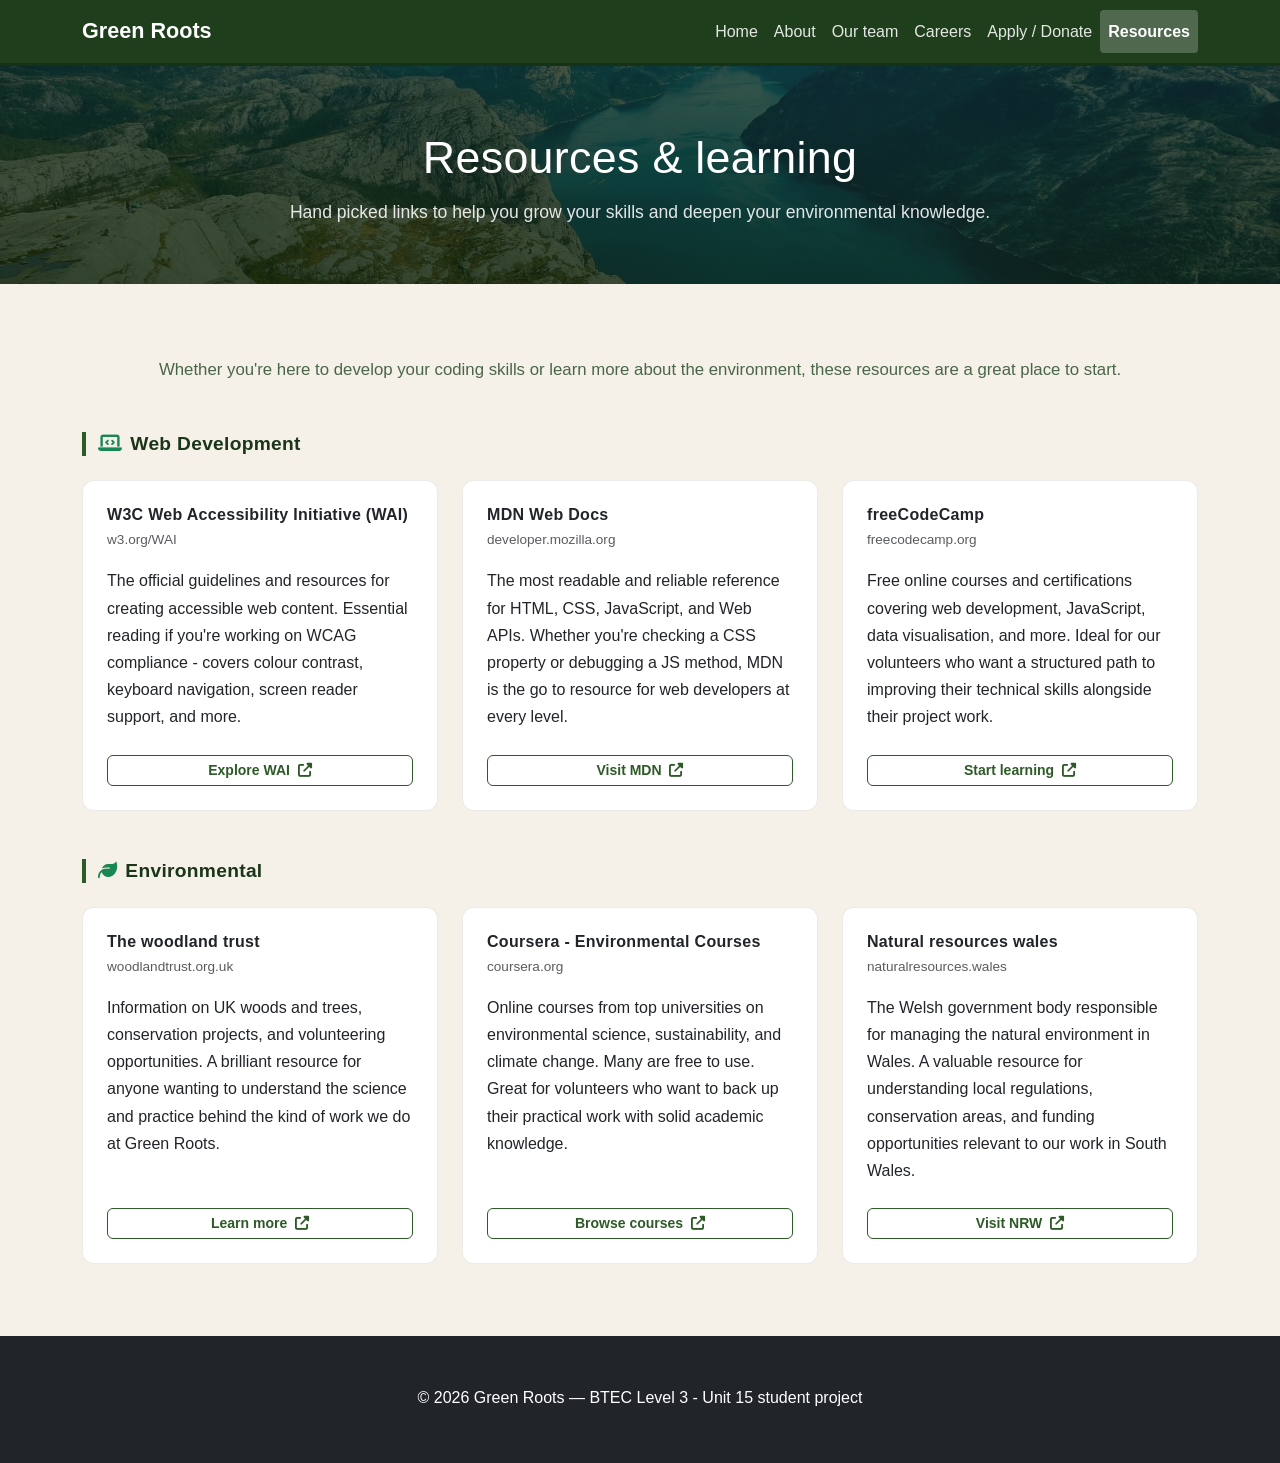
<file: html/resources.html>
<!DOCTYPE html>
<html lang="en">
<head>
    <meta charset="UTF-8">
    <meta name="viewport" content="width=device-width, initial-scale=1.0">
    <title>Resources | Green Roots</title>
    <meta name="description" content="Curated web development and environmental learning resources for Green Roots volunteers and supporters.">
    <link href="https://cdn.jsdelivr.net/npm/bootstrap@5.3.3/dist/css/bootstrap.min.css" rel="stylesheet">
    <link rel="stylesheet" href="https://cdnjs.cloudflare.com/ajax/libs/font-awesome/6.5.1/css/all.min.css">
    <link rel="stylesheet" href="../css/style.css">
    <link rel="icon" type="image/webp" href="../images/logo.webp">
</head>
<body>
    <a class="skip-link" href="#main-content">Skip to main content</a>
    <nav class="navbar navbar-expand-lg sticky-top" role="navigation" aria-label="Main navigation">
        <div class="container">
            <a class="navbar-brand" href="../index.html" aria-label="Green Roots homepage">Green Roots</a>
            <button class="navbar-toggler" type="button" data-bs-toggle="collapse" data-bs-target="#mainNav"
                    aria-controls="mainNav" aria-expanded="false" aria-label="Toggle navigation">
                <span class="navbar-toggler-icon"></span>
            </button>
            <div class="collapse navbar-collapse" id="mainNav">
                <ul class="navbar-nav ms-auto" role="list">
                    <li class="nav-item"><a class="nav-link" href="../index.html">Home</a></li>
                    <li class="nav-item"><a class="nav-link" href="about.html">About</a></li>
                    <li class="nav-item"><a class="nav-link" href="team.html">Our team</a></li>
                    <li class="nav-item"><a class="nav-link" href="careers.html">Careers</a></li>
                    <li class="nav-item"><a class="nav-link" href="apply.html">Apply / Donate</a></li>
                    <li class="nav-item"><a class="nav-link active" aria-current="page" href="resources.html">Resources</a></li>
                </ul>
            </div>
        </div>
    </nav>
    <div class="page-hero" role="banner">
        <div class="container">
            <h1>Resources &amp; learning</h1>
            <p>Hand picked links to help you grow your skills and deepen your environmental knowledge.</p>
        </div>
    </div>
    <main id="main-content">
        <section class="section-cream" aria-labelledby="resources-heading">
            <div class="container">
                <p id="resources-heading" class="section-subtitle text-center mb-5">
                    Whether you're here to develop your coding skills or learn more about the environment,
                    these resources are a great place to start.
                </p>
                <div class="mb-5">
                    <h2 class="resource-category-title">
                        <i class="fas fa-laptop-code me-2 text-success" aria-hidden="true"></i>Web Development
                    </h2>
                    <div class="row g-4">
                        <div class="col-md-6 col-lg-4">
                            <article class="card h-100" aria-label="Resource: W3C Web Accessibility Initiative">
                                <div class="card-body p-4 d-flex flex-column">
                                    <h3 class="h6 fw-bold mb-1">W3C Web Accessibility Initiative (WAI)</h3>
                                    <p class="text-muted mb-3" style="font-size:0.85rem;">w3.org/WAI</p>
                                    <p class="mb-4 flex-grow-1">
                                        The official guidelines and resources for creating accessible web content.
                                        Essential reading if you're working on WCAG compliance - covers colour contrast,
                                        keyboard navigation, screen reader support, and more.
                                    </p>
                                    <a href="https://www.w3.org/WAI/"
                                       target="_blank"
                                       rel="noopener noreferrer"
                                       class="btn btn-outline-success btn-sm"
                                       aria-label="Explore W3C WAI (opens in new tab)">
                                        Explore WAI <i class="fas fa-external-link-alt ms-1" aria-hidden="true"></i>
                                    </a>
                                </div>
                            </article>
                        </div>
                        <div class="col-md-6 col-lg-4">
                            <article class="card h-100" aria-label="Resource: MDN Web Docs">
                                <div class="card-body p-4 d-flex flex-column">
                                    <h3 class="h6 fw-bold mb-1">MDN Web Docs</h3>
                                    <p class="text-muted mb-3" style="font-size:0.85rem;">developer.mozilla.org</p>
                                    <p class="mb-4 flex-grow-1">
                                        The most readable and reliable reference for HTML, CSS, JavaScript, and
                                        Web APIs. Whether you're checking a CSS property or debugging a JS method,
                                        MDN is the go to resource for web developers at every level.
                                    </p>
                                    <a href="https://developer.mozilla.org/"
                                       target="_blank"
                                       rel="noopener noreferrer"
                                       class="btn btn-outline-success btn-sm"
                                       aria-label="Visit MDN Web Docs (opens in new tab)">
                                        Visit MDN <i class="fas fa-external-link-alt ms-1" aria-hidden="true"></i>
                                    </a>
                                </div>
                            </article>
                        </div>
                        <div class="col-md-6 col-lg-4">
                            <article class="card h-100" aria-label="Resource: freeCodeCamp">
                                <div class="card-body p-4 d-flex flex-column">
                                    <h3 class="h6 fw-bold mb-1">freeCodeCamp</h3>
                                    <p class="text-muted mb-3" style="font-size:0.85rem;">freecodecamp.org</p>
                                    <p class="mb-4 flex-grow-1">
                                        Free online courses and certifications covering web development, JavaScript,
                                        data visualisation, and more. Ideal for our volunteers who want a structured
                                        path to improving their technical skills alongside their project work.
                                    </p>
                                    <a href="https://www.freecodecamp.org/"
                                       target="_blank"
                                       rel="noopener noreferrer"
                                       class="btn btn-outline-success btn-sm"
                                       aria-label="Start learning on freeCodeCamp (opens in new tab)">
                                        Start learning <i class="fas fa-external-link-alt ms-1" aria-hidden="true"></i>
                                    </a>
                                </div>
                            </article>
                        </div>
                    </div>
                </div>
                <div>
                    <h2 class="resource-category-title">
                        <i class="fas fa-leaf me-2 text-success" aria-hidden="true"></i>Environmental
                    </h2>
                    <div class="row g-4">
                        <div class="col-md-6 col-lg-4">
                            <article class="card h-100" aria-label="Resource: Woodland Trust">
                                <div class="card-body p-4 d-flex flex-column">
                                    <h3 class="h6 fw-bold mb-1">The woodland trust</h3>
                                    <p class="text-muted mb-3" style="font-size:0.85rem;">woodlandtrust.org.uk</p>
                                    <p class="mb-4 flex-grow-1">
                                        Information on UK woods and trees, conservation projects, and volunteering
                                        opportunities. A brilliant resource for anyone wanting to understand the
                                        science and practice behind the kind of work we do at Green Roots.
                                    </p>
                                    <a href="https://www.woodlandtrust.org.uk/"
                                       target="_blank"
                                       rel="noopener noreferrer"
                                       class="btn btn-outline-success btn-sm"
                                       aria-label="Learn more at the Woodland Trust (opens in new tab)">
                                        Learn more <i class="fas fa-external-link-alt ms-1" aria-hidden="true"></i>
                                    </a>
                                </div>
                            </article>
                        </div>
                        <div class="col-md-6 col-lg-4">
                            <article class="card h-100" aria-label="Resource: Coursera Environmental Courses">
                                <div class="card-body p-4 d-flex flex-column">
                                    <h3 class="h6 fw-bold mb-1">Coursera - Environmental Courses</h3>
                                    <p class="text-muted mb-3" style="font-size:0.85rem;">coursera.org</p>
                                    <p class="mb-4 flex-grow-1">
                                        Online courses from top universities on environmental science, sustainability,
                                        and climate change. Many are free to use. Great for volunteers who want to
                                        back up their practical work with solid academic knowledge.
                                    </p>
                                    <a href="https://www.coursera.org/browse/physical-science-and-engineering/environmental-science-and-sustainability"
                                       target="_blank"
                                       rel="noopener noreferrer"
                                       class="btn btn-outline-success btn-sm"
                                       aria-label="Browse environmental courses on Coursera (opens in new tab)">
                                        Browse courses <i class="fas fa-external-link-alt ms-1" aria-hidden="true"></i>
                                    </a>
                                </div>
                            </article>
                        </div>
                        <div class="col-md-6 col-lg-4">
                            <article class="card h-100" aria-label="Resource: Natural Resources Wales">
                                <div class="card-body p-4 d-flex flex-column">
                                    <h3 class="h6 fw-bold mb-1">Natural resources wales</h3>
                                    <p class="text-muted mb-3" style="font-size:0.85rem;">naturalresources.wales</p>
                                    <p class="mb-4 flex-grow-1">
                                        The Welsh government body responsible for managing the natural environment in
                                        Wales. A valuable resource for understanding local regulations, conservation
                                        areas, and funding opportunities relevant to our work in South Wales.
                                    </p>
                                    <a href="https://naturalresources.wales/"
                                       target="_blank"
                                       rel="noopener noreferrer"
                                       class="btn btn-outline-success btn-sm"
                                       aria-label="Visit Natural Resources Wales (opens in new tab)">
                                        Visit NRW <i class="fas fa-external-link-alt ms-1" aria-hidden="true"></i>
                                    </a>
                                </div>
                            </article>
                        </div>
                    </div>
                </div>
            </div>
        </section>
    </main>
    <footer class="bg-dark text-white py-5 text-center">
        <div class="container">
            <p class="mb-1">&copy; 2026 Green Roots &mdash; BTEC Level 3 - Unit 15 student project</p>
        </div>
    </footer>
    <script src="https://cdn.jsdelivr.net/npm/bootstrap@5.3.3/dist/js/bootstrap.bundle.min.js"></script>
    <script src="../javascript/script.js"></script>
</body>
</html>
</file>
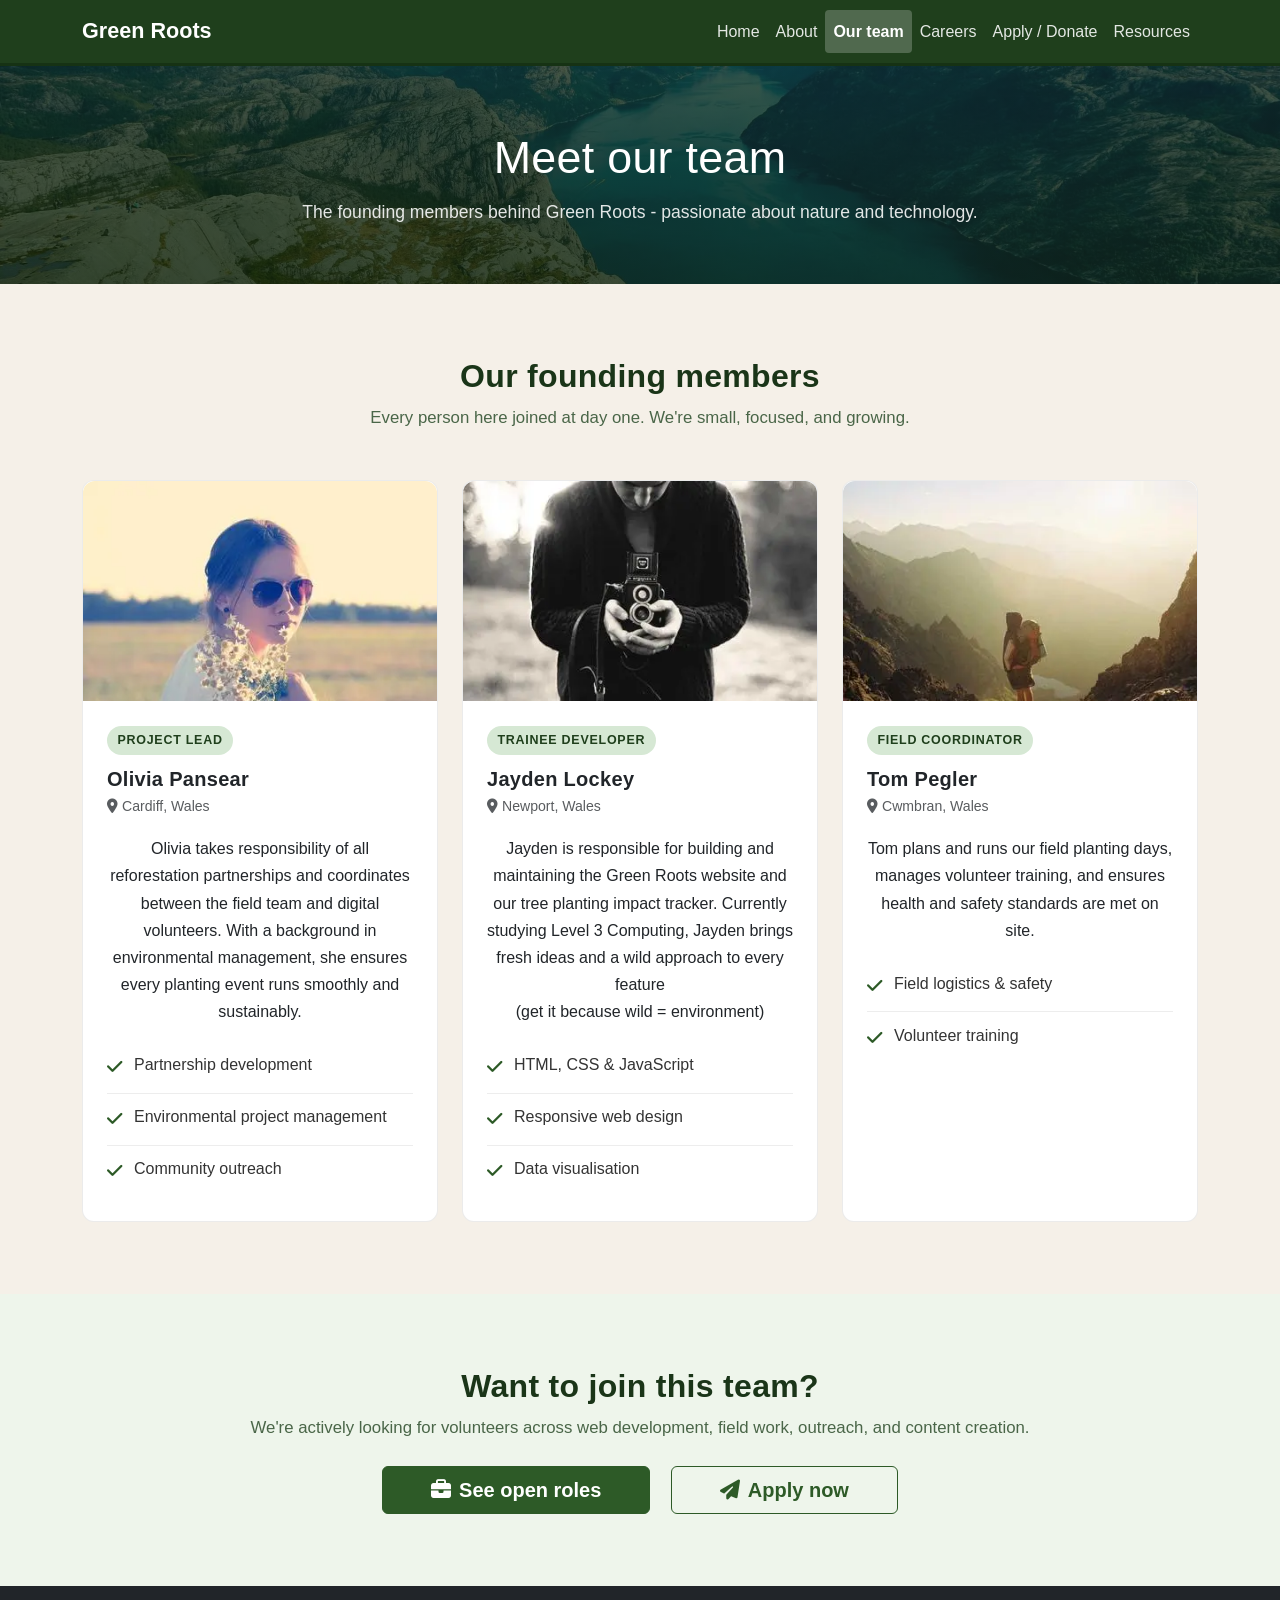
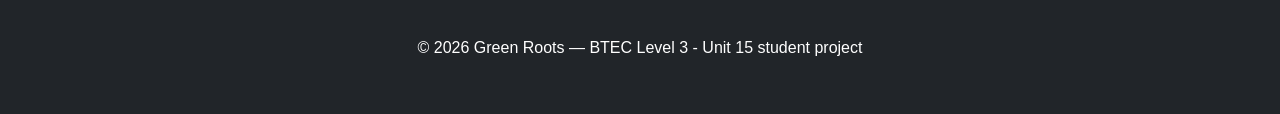
<file: html/team.html>
<!DOCTYPE html>
<html lang="en">
<head>
    <meta charset="UTF-8">
    <meta name="viewport" content="width=device-width, initial-scale=1.0">
    <title>Our Team | Green Roots</title>
    <meta name="description" content="Meet the founding team behind Green Roots - the people driving reforestation and digital training forward.">
    <link href="https://cdn.jsdelivr.net/npm/bootstrap@5.3.3/dist/css/bootstrap.min.css" rel="stylesheet">
    <link rel="stylesheet" href="https://cdnjs.cloudflare.com/ajax/libs/font-awesome/6.5.1/css/all.min.css">
    <link rel="stylesheet" href="../css/style.css">
    <link rel="icon" type="image/webp" href="../images/logo.webp">
</head>
<body>
    <a class="skip-link" href="#main-content">Skip to main content</a>
    <nav class="navbar navbar-expand-lg sticky-top" role="navigation" aria-label="Main navigation">
        <div class="container">
            <a class="navbar-brand" href="../index.html" aria-label="Green Roots homepage">Green Roots</a>
            <button class="navbar-toggler" type="button" data-bs-toggle="collapse" data-bs-target="#mainNav"
                    aria-controls="mainNav" aria-expanded="false" aria-label="Toggle navigation">
                <span class="navbar-toggler-icon"></span>
            </button>
            <div class="collapse navbar-collapse" id="mainNav">
                <ul class="navbar-nav ms-auto" role="list">
                    <li class="nav-item"><a class="nav-link" href="../index.html">Home</a></li>
                    <li class="nav-item"><a class="nav-link" href="about.html">About</a></li>
                    <li class="nav-item"><a class="nav-link active" aria-current="page" href="team.html">Our team</a></li>
                    <li class="nav-item"><a class="nav-link" href="careers.html">Careers</a></li>
                    <li class="nav-item"><a class="nav-link" href="apply.html">Apply / Donate</a></li>
                    <li class="nav-item"><a class="nav-link" href="resources.html">Resources</a></li>
                </ul>
            </div>
        </div>
    </nav>
    <div class="page-hero" role="banner">
        <div class="container">
            <h1>Meet our team</h1>
            <p>The founding members behind Green Roots - passionate about nature and technology.</p>
        </div>
    </div>
    <main id="main-content">
        <section class="section-cream" aria-labelledby="team-heading">
            <div class="container">
                <div class="text-center mb-5">
                    <h2 id="team-heading" class="section-title">Our founding members</h2>
                    <p class="section-subtitle">Every person here joined at day one. We're small, focused, and growing.</p>
                </div>
                <div class="row g-4">
                    <div class="col-md-6 col-lg-4">
                        <article class="card h-100" aria-label="Team member: Olivia Pansear">
                            <img src="../images/Olivia.webp"
                                 class="card-img-top"
                                 alt="Olivia Pansear, Project Lead at Green Roots"
                                 width="400" height="300" loading="lazy">
                            <div class="card-body p-4">
                                <span class="role-badge">Project lead</span>
                                <h3 class="h5 fw-bold mt-1 mb-1">Olivia Pansear</h3>
                                <p class="text-muted mb-3" style="font-size:0.88rem;">
                                    <i class="fas fa-map-marker-alt me-1" aria-hidden="true"></i>Cardiff, Wales
                                </p>
                                <center>
                                <p class="mb-3">
                                    Olivia takes responsibility of all reforestation partnerships and coordinates between
                                    the field team and digital volunteers. With a background in environmental management, she ensures
                                    every planting event runs smoothly and sustainably.
                                </p>
                                </center>
                                <ul class="values-list" aria-label="Olivia's skills">
                                    <li><span class="icon"><i class="fas fa-check" aria-hidden="true"></i></span>Partnership development</li>
                                    <li><span class="icon"><i class="fas fa-check" aria-hidden="true"></i></span>Environmental project management</li>
                                    <li><span class="icon"><i class="fas fa-check" aria-hidden="true"></i></span>Community outreach</li>
                                </ul>
                            </div>
                        </article>
                    </div>
                    <div class="col-md-6 col-lg-4">
                        <article class="card h-100" aria-label="Team member: Jayden Lockey">
                            <img src="../images/Jayden.webp"
                                 class="card-img-top"
                                 alt="Jayden Lockey, Trainee Developer at Green Roots"
                                 width="400" height="300" loading="lazy">
                            <div class="card-body p-4">
                                <span class="role-badge">Trainee developer</span>
                                <h3 class="h5 fw-bold mt-1 mb-1">Jayden Lockey</h3>
                                <p class="text-muted mb-3" style="font-size:0.88rem;">
                                    <i class="fas fa-map-marker-alt me-1" aria-hidden="true"></i>Newport, Wales
                                </p>
                                <center>
                                <p class="mb-3">
                                    Jayden is responsible for building and maintaining the Green Roots website and our
                                    tree planting impact tracker. Currently studying Level 3 Computing, Jayden brings
                                    fresh ideas and a wild approach to every feature
                                    <br>
                                     (get it because wild = environment)
                                </p>
                                </center>
                                <ul class="values-list" aria-label="Jayden's skills">
                                    <li><span class="icon"><i class="fas fa-check" aria-hidden="true"></i></span>HTML, CSS &amp; JavaScript</li>
                                    <li><span class="icon"><i class="fas fa-check" aria-hidden="true"></i></span>Responsive web design</li>
                                    <li><span class="icon"><i class="fas fa-check" aria-hidden="true"></i></span>Data visualisation</li>
                                </ul>
                            </div>
                        </article>
                    </div>
                    <div class="col-md-6 col-lg-4">
                        <article class="card h-100" aria-label="Team member: Tom Pegler">
                            <img src="../images/Tom.webp"
                                 class="card-img-top"
                                 alt="Tom Pegler, Field Coordinator at Green Roots"
                                 width="400" height="300" loading="lazy">
                            <div class="card-body p-4">
                                <span class="role-badge">Field coordinator</span>
                                <h3 class="h5 fw-bold mt-1 mb-1">Tom Pegler</h3>
                                <p class="text-muted mb-3" style="font-size:0.88rem;">
                                    <i class="fas fa-map-marker-alt me-1" aria-hidden="true"></i>Cwmbran, Wales
                                </p>
                                <center>
                                <p class="mb-3">
                                    Tom plans and runs our field planting days, manages volunteer training, and
                                    ensures health and safety standards are met on site.
                                </p>
                                </center>
                                <ul class="values-list" aria-label="Tom's skills">
                                    <li><span class="icon"><i class="fas fa-check" aria-hidden="true"></i></span>Field logistics &amp; safety</li>
                                    <li><span class="icon"><i class="fas fa-check" aria-hidden="true"></i></span>Volunteer training</li>
                                </ul>
                            </div>
                        </article>
                    </div>
                </div>
            </div>
        </section>
        <section class="section-alt" aria-labelledby="join-team-heading">
            <div class="container text-center">
                <h2 id="join-team-heading" class="section-title">Want to join this team?</h2>
                <p class="section-subtitle mb-4">We're actively looking for volunteers across web development, field work, outreach, and content creation.</p>
                <a href="careers.html" class="btn btn-success btn-lg px-5 me-md-3 mb-3 mb-md-0">
                    <i class="fas fa-briefcase me-2" aria-hidden="true"></i>See open roles
                </a>
                <a href="apply.html" class="btn btn-outline-success btn-lg px-5">
                    <i class="fas fa-paper-plane me-2" aria-hidden="true"></i>Apply now
                </a>
            </div>
        </section>
    </main>
    <footer class="bg-dark text-white py-5 text-center">
        <div class="container">
            <p class="mb-1">&copy; 2026 Green Roots &mdash; BTEC Level 3 - Unit 15 student project</p>
        </div>
    </footer>
    <script src="https://cdn.jsdelivr.net/npm/bootstrap@5.3.3/dist/js/bootstrap.bundle.min.js"></script>
    <script src="../javascript/script.js"></script>
</body>
</html>
</file>
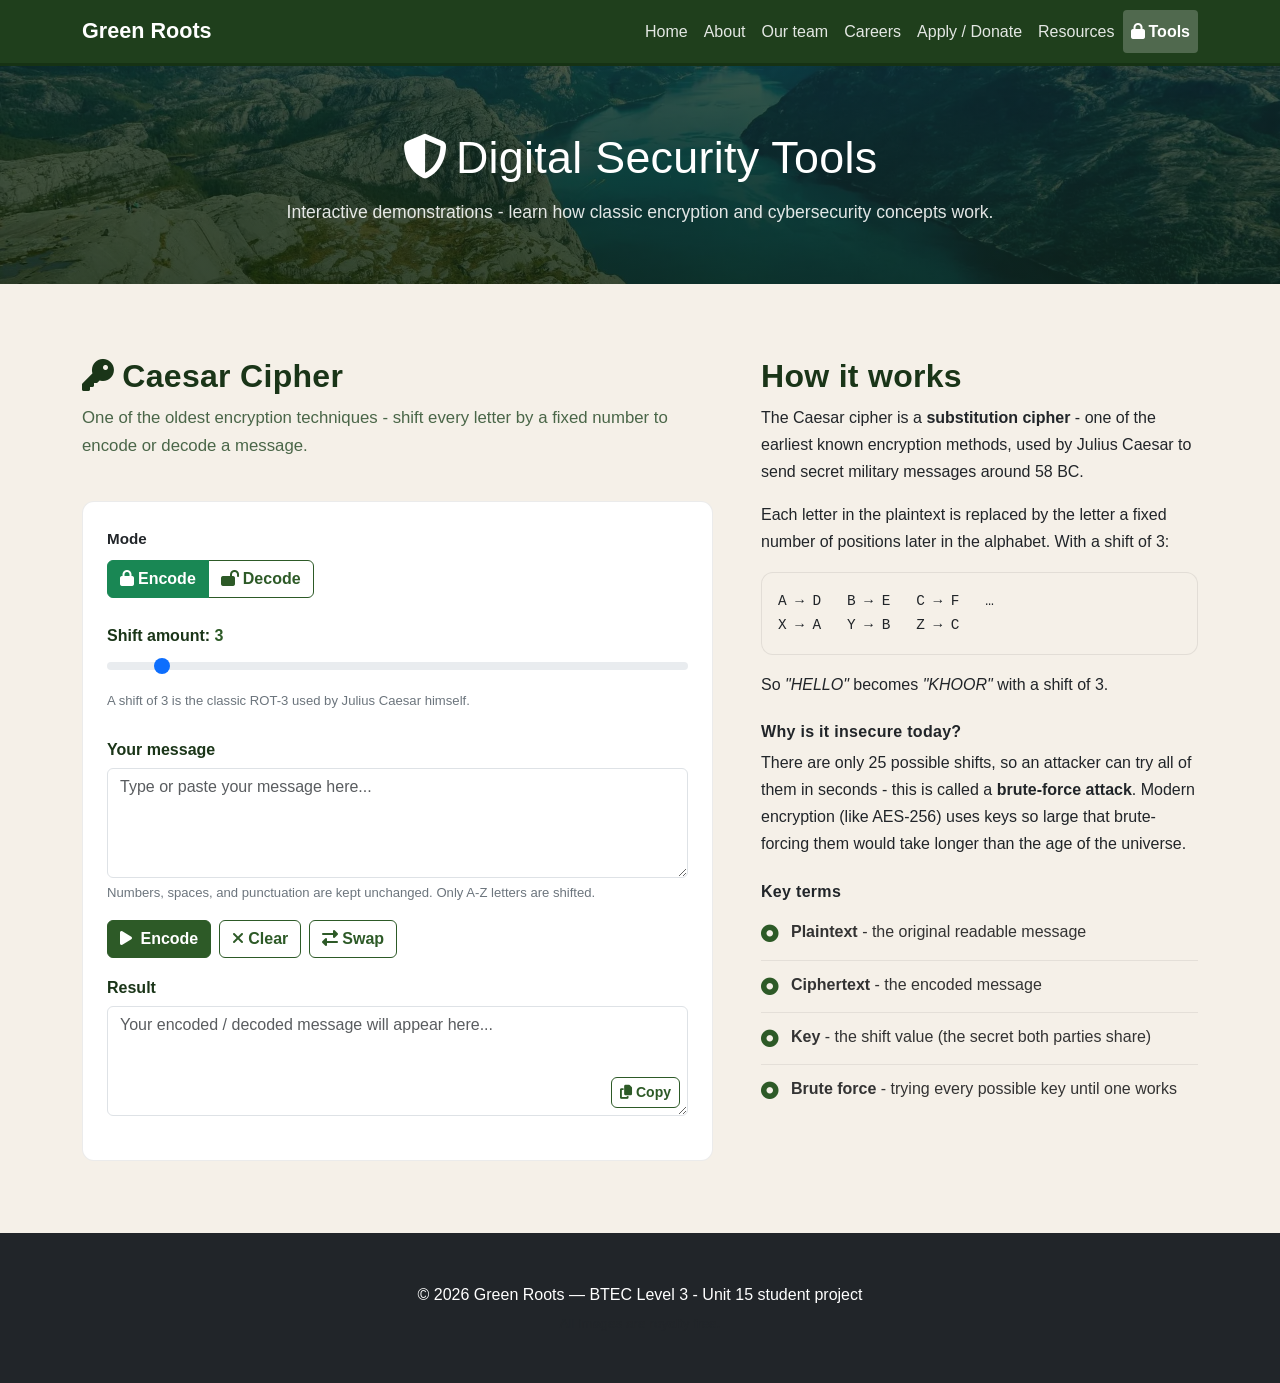
<file: html/tools.html>
<!DOCTYPE html>
<html lang="en">
<head>
    <meta charset="UTF-8">
    <meta name="viewport" content="width=device-width, initial-scale=1.0">
    <title>Security Tools | Green Roots</title>
    <meta name="description" content="Interactive digital security tools from Green Roots - try a Caesar cipher encoder, learn how encryption works, and explore cybersecurity basics.">
    
    <meta property="og:type"        content="website">
    <meta property="og:url"         content="https://drew-codes-things.github.io/CollegeProjectYr1/html/tools.html">
    <meta property="og:title"       content="Security Tools | Green Roots">
    <meta property="og:description" content="Interactive digital security tools - Caesar cipher, how encryption works, and cybersecurity basics.">
    <meta property="og:image"       content="https://drew-codes-things.github.io/CollegeProjectYr1/images/hero.webp">
    <meta name="twitter:card"  content="summary_large_image">
    <meta name="twitter:title" content="Security Tools | Green Roots">
    <meta name="twitter:image" content="https://drew-codes-things.github.io/CollegeProjectYr1/images/hero.webp">
    <link href="https://cdn.jsdelivr.net/npm/bootstrap@5.3.3/dist/css/bootstrap.min.css" rel="stylesheet">
    <link rel="stylesheet" href="https://cdnjs.cloudflare.com/ajax/libs/font-awesome/6.5.1/css/all.min.css">
    <link rel="stylesheet" href="../css/style.css">
    <link rel="icon" type="image/webp" href="../images/logo.webp">
</head>
<body>
    <a class="skip-link" href="#main-content">Skip to main content</a>
    <nav class="navbar navbar-expand-lg sticky-top" role="navigation" aria-label="Main navigation">
        <div class="container">
            <a class="navbar-brand" href="../index.html" aria-label="Green Roots homepage">Green Roots</a>
            <button class="navbar-toggler" type="button" data-bs-toggle="collapse" data-bs-target="#mainNav"
                    aria-controls="mainNav" aria-expanded="false" aria-label="Toggle navigation">
                <span class="navbar-toggler-icon"></span>
            </button>
            <div class="collapse navbar-collapse" id="mainNav">
                <ul class="navbar-nav ms-auto" role="list">
                    <li class="nav-item"><a class="nav-link" href="../index.html">Home</a></li>
                    <li class="nav-item"><a class="nav-link" href="about.html">About</a></li>
                    <li class="nav-item"><a class="nav-link" href="team.html">Our team</a></li>
                    <li class="nav-item"><a class="nav-link" href="careers.html">Careers</a></li>
                    <li class="nav-item"><a class="nav-link" href="apply.html">Apply / Donate</a></li>
                    <li class="nav-item"><a class="nav-link" href="resources.html">Resources</a></li>
                    <li class="nav-item"><a class="nav-link active" aria-current="page" href="tools.html"><i class="fas fa-lock me-1" aria-hidden="true"></i>Tools</a></li>
                </ul>
            </div>
        </div>
    </nav>
    <header class="page-hero">
        <div class="container">
            <h1><i class="fas fa-shield-alt me-2" aria-hidden="true"></i>Digital Security Tools</h1>
            <p>Interactive demonstrations - learn how classic encryption and cybersecurity concepts work.</p>
        </div>
    </header>
    <main id="main-content">

        
        <section class="section-cream" aria-labelledby="caesar-heading">
            <div class="container">
                <div class="row g-5 align-items-start">

                    
                    <div class="col-lg-7">
                        <h2 id="caesar-heading" class="section-title">
                            <i class="fas fa-key me-2" aria-hidden="true"></i>Caesar Cipher
                        </h2>
                        <p class="section-subtitle">One of the oldest encryption techniques - shift every letter by a fixed number to encode or decode a message.</p>

                        <div class="card p-4">
                            
                            <fieldset class="mb-4">
                                <legend class="fw-bold mb-2" style="font-size:0.95rem;">Mode</legend>
                                <div class="btn-group" role="group" aria-label="Cipher mode">
                                    <input type="radio" class="btn-check" name="cipherMode" id="modeEncode" value="encode" checked>
                                    <label class="btn btn-outline-success" for="modeEncode">
                                        <i class="fas fa-lock me-1" aria-hidden="true"></i>Encode
                                    </label>
                                    <input type="radio" class="btn-check" name="cipherMode" id="modeDecode" value="decode">
                                    <label class="btn btn-outline-success" for="modeDecode">
                                        <i class="fas fa-lock-open me-1" aria-hidden="true"></i>Decode
                                    </label>
                                </div>
                            </fieldset>

                            
                            <div class="mb-4">
                                <label for="shiftSlider" class="form-label fw-bold">
                                    Shift amount: <span id="shiftVal" class="text-success fw-bold">3</span>
                                </label>
                                <input type="range" class="form-range" id="shiftSlider"
                                       min="1" max="25" value="3"
                                       aria-describedby="shiftHelp">
                                <div id="shiftHelp" class="form-help">A shift of 3 is the classic ROT-3 used by Julius Caesar himself.</div>
                            </div>

                            
                            <div class="mb-3">
                                <label for="cipherInput" class="form-label fw-bold">Your message</label>
                                <textarea class="form-control" id="cipherInput" rows="4"
                                          placeholder="Type or paste your message here..."
                                          aria-describedby="inputHelp"></textarea>
                                <div id="inputHelp" class="form-help">Numbers, spaces, and punctuation are kept unchanged. Only A-Z letters are shifted.</div>
                            </div>

                            
                            <div class="d-flex gap-2 flex-wrap mb-3">
                                <button class="btn btn-success" id="runCipher">
                                    <i class="fas fa-play me-1" aria-hidden="true"></i>
                                    <span id="runLabel">Encode</span>
                                </button>
                                <button class="btn btn-outline-success" id="clearCipher">
                                    <i class="fas fa-times me-1" aria-hidden="true"></i>Clear
                                </button>
                                <button class="btn btn-outline-success" id="swapCipher" title="Swap input and output">
                                    <i class="fas fa-exchange-alt me-1" aria-hidden="true"></i>Swap
                                </button>
                            </div>

                            
                            <div class="mb-0">
                                <label for="cipherOutput" class="form-label fw-bold">Result</label>
                                <div class="position-relative">
                                    <textarea class="form-control" id="cipherOutput" rows="4"
                                              readonly aria-live="polite"
                                              placeholder="Your encoded / decoded message will appear here..."></textarea>
                                    <button class="btn btn-sm btn-outline-success position-absolute"
                                            id="copyBtn"
                                            style="bottom:0.5rem;right:0.5rem;"
                                            aria-label="Copy result to clipboard">
                                        <i class="fas fa-copy me-1" aria-hidden="true"></i>Copy
                                    </button>
                                </div>
                                <div id="copyConfirm" class="form-help text-success" aria-live="polite" style="min-height:1.2em;"></div>
                            </div>
                        </div>
                    </div>

                    
                    <aside class="col-lg-5" aria-label="How the Caesar cipher works">
                        <h2 class="section-title">How it works</h2>
                        <p>The Caesar cipher is a <strong>substitution cipher</strong> - one of the earliest known encryption methods, used by Julius Caesar to send secret military messages around 58 BC.</p>
                        <p>Each letter in the plaintext is replaced by the letter a fixed number of positions later in the alphabet. With a shift of 3:</p>
                        <div class="card p-3 mb-3" style="font-family:monospace; font-size:0.9rem; background:#f5f0e8;">
                            <div>A &rarr; D &nbsp; B &rarr; E &nbsp; C &rarr; F &nbsp; &hellip;</div>
                            <div>X &rarr; A &nbsp; Y &rarr; B &nbsp; Z &rarr; C</div>
                        </div>
                        <p>So <em>"HELLO"</em> becomes <em>"KHOOR"</em> with a shift of 3.</p>
                        <h3 class="h6 fw-bold mt-4">Why is it insecure today?</h3>
                        <p>There are only 25 possible shifts, so an attacker can try all of them in seconds - this is called a <strong>brute-force attack</strong>. Modern encryption (like AES-256) uses keys so large that brute-forcing them would take longer than the age of the universe.</p>
                        <h3 class="h6 fw-bold mt-4">Key terms</h3>
                        <ul class="values-list">
                            <li><span class="icon"><i class="fas fa-circle-dot" aria-hidden="true"></i></span><span><strong>Plaintext</strong> - the original readable message</span></li>
                            <li><span class="icon"><i class="fas fa-circle-dot" aria-hidden="true"></i></span><span><strong>Ciphertext</strong> - the encoded message</span></li>
                            <li><span class="icon"><i class="fas fa-circle-dot" aria-hidden="true"></i></span><span><strong>Key</strong> - the shift value (the secret both parties share)</span></li>
                            <li><span class="icon"><i class="fas fa-circle-dot" aria-hidden="true"></i></span><span><strong>Brute force</strong> - trying every possible key until one works</span></li>
                        </ul>
                    </aside>

                </div>
            </div>
        </section>

    </main>
    <footer class="bg-dark text-white py-5 text-center">
        <div class="container">
            <p class="mb-1">&copy; 2026 Green Roots &mdash; BTEC Level 3 - Unit 15 student project</p>
            <p class="mb-0 text-muted" style="font-size:0.85rem;">All images are royalty free.</p>
        </div>
    </footer>
    <script src="https://cdn.jsdelivr.net/npm/bootstrap@5.3.3/dist/js/bootstrap.bundle.min.js"></script>
    <script src="../javascript/script.js"></script>
    <script src="../javascript/caesar.js"></script>
</body>
</html>
</file>
<file: css/style.css>
.skip-link {
    position: absolute;
    top: -100px;
    left: 1rem;
    background: #2D5A27;
    color: #fff;
    padding: 0.5rem 1.25rem;
    border-radius: 0 0 6px 6px;
    font-weight: 600;
    z-index: 9999;
    transition: top 0.2s;
    text-decoration: none;
}
.skip-link:focus { top: 0; color: #fff; }

*, *::before, *::after { box-sizing: border-box; }

body {
    font-family: 'Segoe UI', Roboto, Helvetica, Arial, sans-serif;
    font-size: 1rem;
    line-height: 1.7;
    color: #212529;
    background-color: #2D5A27;
    min-height: 100vh;
    display: flex;
    flex-direction: column;
}

img { max-width: 100%; height: auto; display: block; }

:focus-visible {
    outline: 3px solid #f5c842;
    outline-offset: 3px;
    border-radius: 3px;
}

h1, h2, h3, h4, h5, h6 {
    line-height: 1.25;
    letter-spacing: 0.3px;
}

.navbar {
    background-color: #1f3f1c !important;
    border-bottom: 3px solid #163214;
}
.navbar-brand {
    font-size: 1.35rem;
    font-weight: 700;
    color: #fff !important;
}
.nav-link {
    color: rgba(255,255,255,0.88) !important;
    font-weight: 500;
    padding: 0.5rem 0.75rem;
    border-radius: 4px;
    transition: background 0.2s, color 0.2s;
}
.nav-link:hover,
.nav-link:focus {
    color: #fff !important;
    background-color: rgba(255,255,255,0.15);
}
.nav-link.active {
    color: #fff !important;
    background-color: rgba(255,255,255,0.22);
    font-weight: 700;
}
@media (max-width: 991.98px) {
    .navbar-collapse {
        background-color: #1a3518;
        padding: 1rem;
        border-radius: 0.5rem;
        margin-top: 0.5rem;
    }
}

.hero {
    background: linear-gradient(rgba(15,35,12,0.68), rgba(15,35,12,0.76)),
                url('../images/hero.webp') center/cover no-repeat;
    min-height: 82vh;
    color: #fff;
    display: flex;
    align-items: center;
}
.hero h1 { color: #fff; text-shadow: 0 2px 8px rgba(0,0,0,0.4); }
.hero p  { color: rgba(255,255,255,0.92); }

.page-hero {
    background: linear-gradient(rgba(15,35,12,0.74), rgba(15,35,12,0.82)),
                url('../images/hero.webp') center/cover no-repeat;
    padding: 4rem 0 3.5rem;
    color: #fff;
    text-align: center;
}
.page-hero h1 { color: #fff; font-size: clamp(1.8rem, 4vw, 2.8rem); margin: 0; }
.page-hero p  { color: rgba(255,255,255,0.88); margin: 0.75rem 0 0; font-size: 1.1rem; }

section { padding: 4.5rem 0; }

.section-cream {
    background-color: #f5f0e8;
    color: #212529;
}

.section-sage {
    background-color: #e8f0e5;
    color: #212529;
}

.section-alt {
    background-color: #eef5eb;
    color: #212529;
}

.section-forest {
    background-color: #1f3f1c;
    color: #f0f5ef;
}
.section-forest .section-title { color: #fff; }
.section-forest .section-subtitle { color: rgba(255,255,255,0.75); }
.section-forest .stat-card { background: rgba(255,255,255,0.08); border-color: rgba(255,255,255,0.15); }
.section-forest .stat-card .stat-number { color: #a8d5a2; }
.section-forest .stat-card .stat-label  { color: rgba(255,255,255,0.7); }

.section-earth {
    background-color: #3a2e1e;
    color: #f0ece4;
}
.section-earth .section-title { color: #f0ece4; }
.section-earth .section-subtitle { color: rgba(240,236,228,0.75); }

.section-title {
    font-size: clamp(1.5rem, 3vw, 2rem);
    font-weight: 700;
    color: #1a3518;
    margin-bottom: 0.5rem;
}
.section-subtitle {
    color: #4a6648;
    font-size: 1.05rem;
    margin-bottom: 2.5rem;
}

.card {
    background-color: #fff;
    color: #212529;
    border: 1px solid rgba(0,0,0,0.08);
    border-radius: 12px;
    transition: transform 0.25s ease, box-shadow 0.25s ease;
}
.card:hover {
    transform: translateY(-5px);
    box-shadow: 0 12px 28px rgba(0,0,0,0.14) !important;
}
.card-img-top {
    border-radius: 12px 12px 0 0;
    height: 220px;
    object-fit: cover;
    object-position: top;
}
.card .card-body h5,
.card .card-body h3,
.card .card-body p { color: #212529; }
.card .text-success { color: #2D5A27 !important; }
.role-badge {
    display: inline-block;
    background: #d6e8d4;
    color: #1f3f1c;
    font-size: 0.78rem;
    font-weight: 700;
    text-transform: uppercase;
    letter-spacing: 0.06em;
    padding: 0.25rem 0.65rem;
    border-radius: 50px;
    margin-bottom: 0.5rem;
}
.impact-box {
    border: 2px solid #2D5A27;
    background-color: #fff;
    color: #212529;
    border-radius: 12px;
}
.impact-box h4 { color: #2D5A27; }
.impact-box .display-1 { color: #2D5A27; font-weight: 800; }
.impact-box p  { color: #4a6648; }
.stat-card {
    background: rgba(255,255,255,0.12);
    border: 1px solid rgba(255,255,255,0.2);
    border-radius: 12px;
    padding: 1.75rem 1.5rem;
    text-align: center;
}
.stat-card .stat-number {
    font-size: 2.5rem;
    font-weight: 800;
    color: #a8d5a2;
    line-height: 1;
}
.stat-card .stat-label {
    color: rgba(255,255,255,0.72);
    font-size: 0.92rem;
    margin-top: 0.4rem;
}
.btn-success {
    background-color: #2D5A27;
    border-color: #2D5A27;
    color: #fff;
    font-weight: 600;
}
.btn-success:hover, .btn-success:focus {
    background-color: #1f3f1c;
    border-color: #1f3f1c;
    color: #fff;
}
.btn-outline-success {
    color: #2D5A27;
    border-color: #2D5A27;
    font-weight: 600;
}
.btn-outline-success:hover, .btn-outline-success:focus {
    background-color: #2D5A27;
    color: #fff;
}
.btn-outline-light:hover, .btn-outline-light:focus {
    background-color: rgba(255,255,255,0.15);
    color: #fff;
}
.btn { border-radius: 6px; transition: all 0.2s ease; }
.resource-category-title {
    font-size: 1.2rem;
    font-weight: 700;
    color: #1a3518;
    border-left: 4px solid #2D5A27;
    padding-left: 0.75rem;
    margin-bottom: 1.5rem;
}
.career-type {
    font-size: 0.75rem;
    font-weight: 700;
    text-transform: uppercase;
    letter-spacing: 0.07em;
    padding: 0.2rem 0.65rem;
    border-radius: 50px;
}
.career-type.voluntary  { background: #d4edda; color: #155724; }
.career-type.part-time  { background: #d1ecf1; color: #0c5460; }
.career-type.paid       { background: #fff3cd; color: #856404; }
.values-list { list-style: none; padding: 0; margin: 0; }
.values-list li {
    padding: 0.6rem 0;
    border-bottom: 1px solid rgba(0,0,0,0.07);
    display: flex;
    align-items: flex-start;
    gap: 0.75rem;
    color: #333;
    font-size: 1rem;
}
.values-list li:last-child { border-bottom: none; }
.values-list .icon { color: #2D5A27; font-size: 1.1rem; flex-shrink: 0; margin-top: 2px; }
.form-label { font-weight: 600; color: #1a3518; margin-bottom: 0.3rem; }
.form-control:focus, .form-select:focus {
    border-color: #2D5A27;
    box-shadow: 0 0 0 0.2rem rgba(45,90,39,0.25);
}
#apply-section { background-color: #1f3f1c !important; }
#applicationForm.card { background-color: #e8f0e5; color: #212529; }

.required-star { color: #dc3545; margin-left: 3px; font-weight: 700; }
.form-control.is-valid, .form-select.is-valid {
    border-color: #198754; background-image: none;
    box-shadow: 0 0 0 0.2rem rgba(25,135,84,0.15);
}
.form-control.is-invalid, .form-select.is-invalid {
    border-color: #dc3545; background-image: none;
    box-shadow: 0 0 0 0.2rem rgba(220,53,69,0.15);
}
.field-error { display: none; font-size: 0.82rem; color: #dc3545; margin-top: 0.25rem; }
.field-error.visible { display: block; }
.form-help { font-size: 0.82rem; color: #6c757d; margin-top: 0.25rem; }

#submitBtn { transition: all 0.25s ease; }
#submitBtn:not(:disabled):hover { transform: translateY(-2px); box-shadow: 0 6px 18px rgba(45,90,39,0.35); }
#submitBtn:disabled { opacity: 0.75; cursor: not-allowed; }
.btn-spinner {
    display: none; width: 1rem; height: 1rem;
    border: 2px solid rgba(255,255,255,0.5); border-top-color: #fff;
    border-radius: 50%; animation: spin 0.65s linear infinite;
    margin-right: 0.5rem; vertical-align: middle;
}
@keyframes spin { to { transform: rotate(360deg); } }
.btn-spinner.active { display: inline-block; }
#fileDisplay { font-size: 0.82rem; color: #6c757d; margin-top: 0.3rem; }
#fileDisplay.has-file { color: #198754; font-weight: 500; }

.form-field-wrap {
    overflow: hidden;
    transition: max-height 0.35s ease, opacity 0.3s ease;
    max-height: 400px; opacity: 1;
}
.form-field-wrap.hidden { max-height: 0; opacity: 0; pointer-events: none; }
.success-overlay {
    position: fixed; top: 0; left: 0;
    width: 100%; height: 100%;
    background: rgba(0,0,0,0.72);
    backdrop-filter: blur(8px);
    display: flex; justify-content: center; align-items: center;
    z-index: 2000; animation: fadeIn 0.3s ease;
}
.success-overlay.d-none { display: none !important; }
@keyframes fadeIn { from { opacity: 0; } to { opacity: 1; } }
@keyframes scaleIn { from { opacity: 0; transform: scale(0.85); } to { opacity: 1; transform: scale(1); } }
.success-card {
    background: #fff; border-radius: 20px;
    max-width: 520px; width: 90%;
    animation: scaleIn 0.35s cubic-bezier(0.34,1.56,0.64,1);
}

#errorMsg { background-color: #f8d7da; border: 1px solid #f5c2c7; color: #842029; }

footer { color: #f8f9fa; margin-top: auto; background-color: #111 !important; }

@media (max-width: 767.98px) {
    .hero { min-height: 55vh; }
    section { padding: 3rem 0; }
    .btn-lg { width: 100%; margin-bottom: 0.75rem; }
    .btn-lg:last-child { margin-bottom: 0; }
    .card-img-top { height: 180px; }
}
@media (max-width: 575.98px) {
    .hero { min-height: 45vh; }
}


@media (prefers-color-scheme: dark) {
    body {
        background-color: #1a2e18;
        color: #e8f5e4;
    }

    .section-cream,
    .section-alt,
    .section-sage {
        background-color: #1e2d1b;
        color: #e8f5e4;
    }

    .section-title  { color: #a8d5a2; }
    .section-subtitle { color: #7aad72; }

    .card {
        background-color: #243320;
        color: #e8f5e4;
        border-color: rgba(255,255,255,0.1);
    }
    .card .card-body h5,
    .card .card-body h3,
    .card .card-body p,
    .card p.text-muted { color: #c9e3c5 !important; }
    .card .text-success { color: #a8d5a2 !important; }

    .impact-box {
        background-color: #243320;
        border-color: #a8d5a2;
        color: #e8f5e4;
    }
    .impact-box .display-1,
    .impact-box h4 { color: #a8d5a2; }
    .impact-box p   { color: #c9e3c5; }

    .form-control,
    .form-select {
        background-color: #1e2d1b;
        color: #e8f5e4;
        border-color: #4a7044;
    }
    .form-control::placeholder { color: #7aad72; }
    .form-label { color: #a8d5a2; }
    .form-help  { color: #7aad72; }

    .btn-outline-success {
        color: #a8d5a2;
        border-color: #a8d5a2;
    }
    .btn-outline-success:hover,
    .btn-outline-success:focus {
        background-color: #2D5A27;
        color: #fff;
    }

    .resource-category-title { color: #a8d5a2; }
    .values-list li { color: #c9e3c5; border-color: rgba(255,255,255,0.08); }
    .values-list .icon { color: #a8d5a2; }

    #applicationForm.card { background-color: #243320; color: #e8f5e4; }
    #errorMsg { background-color: #3b1519; border-color: #6b2529; color: #f5c6cb; }

    footer { background-color: #0d0d0d !important; color: #ccc; }
}

:focus-visible { outline: 3px solid #f87171; outline-offset: 2px; }
</file>
